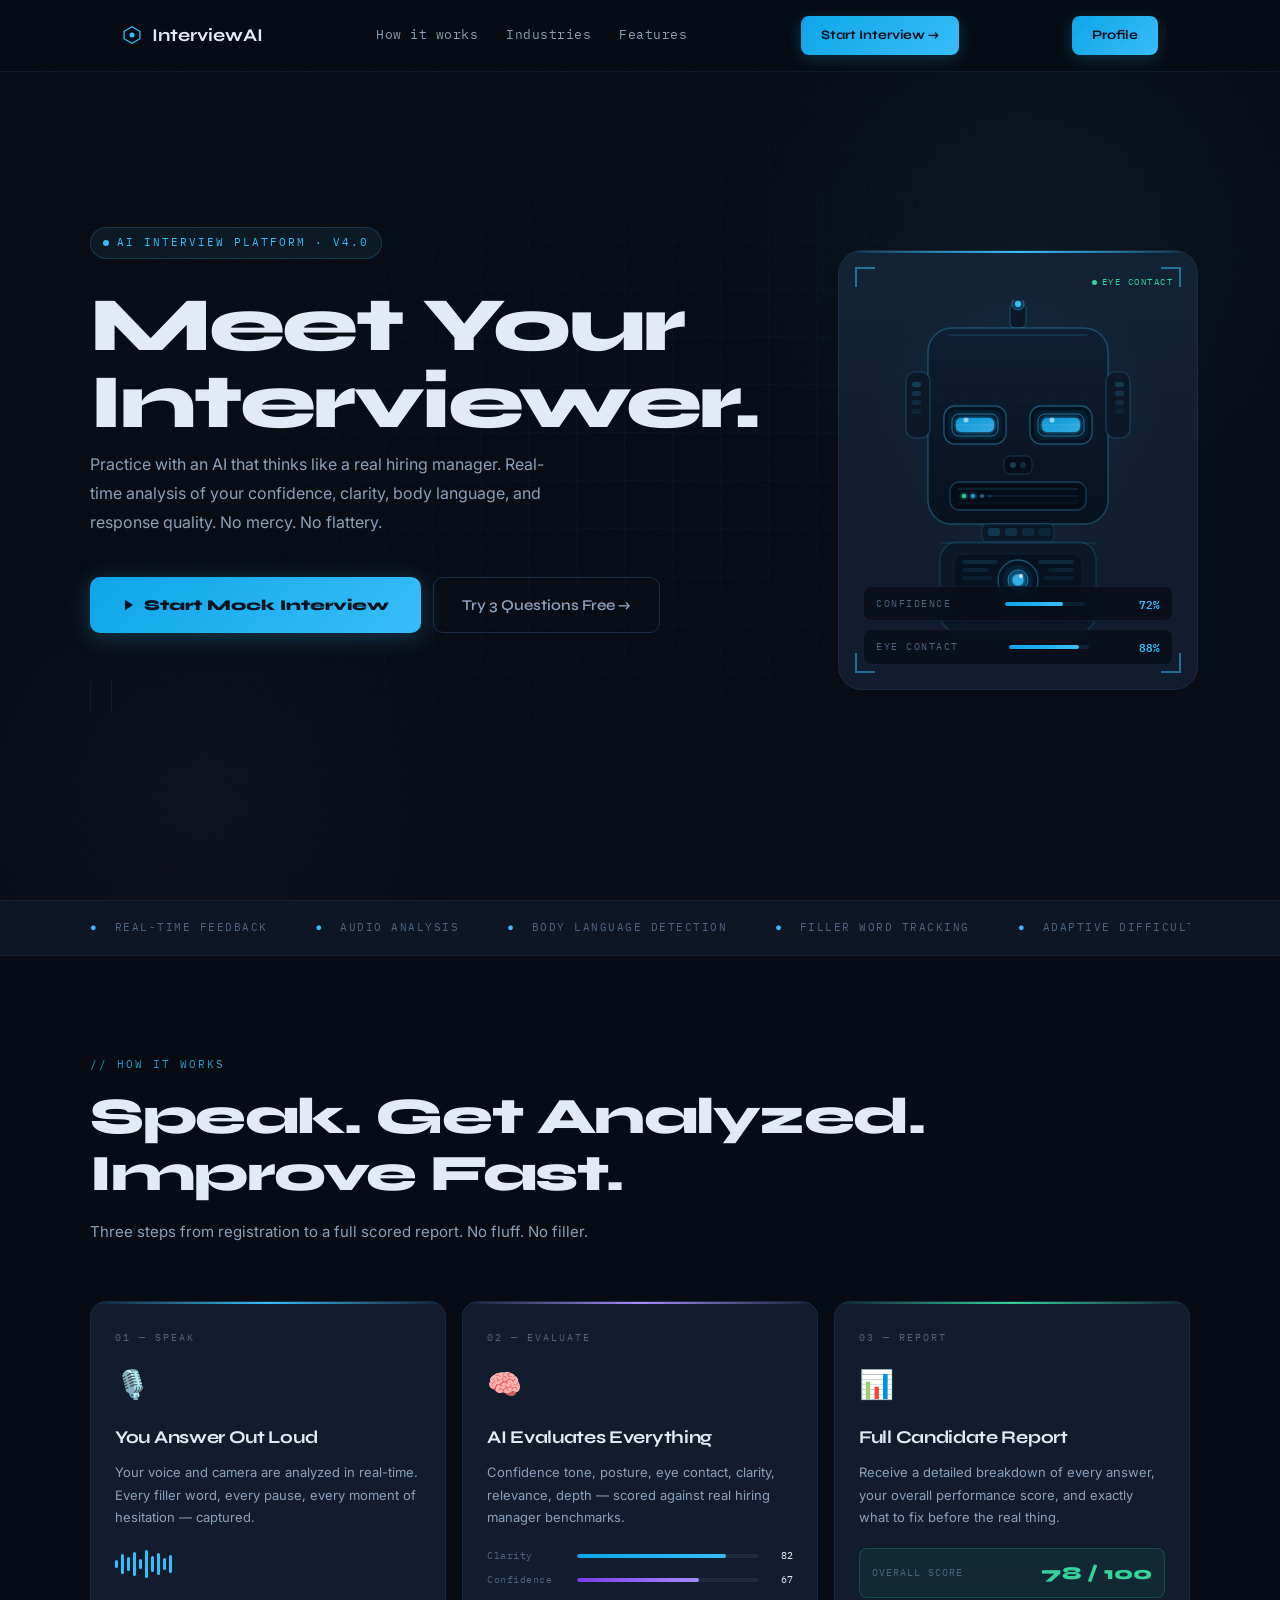
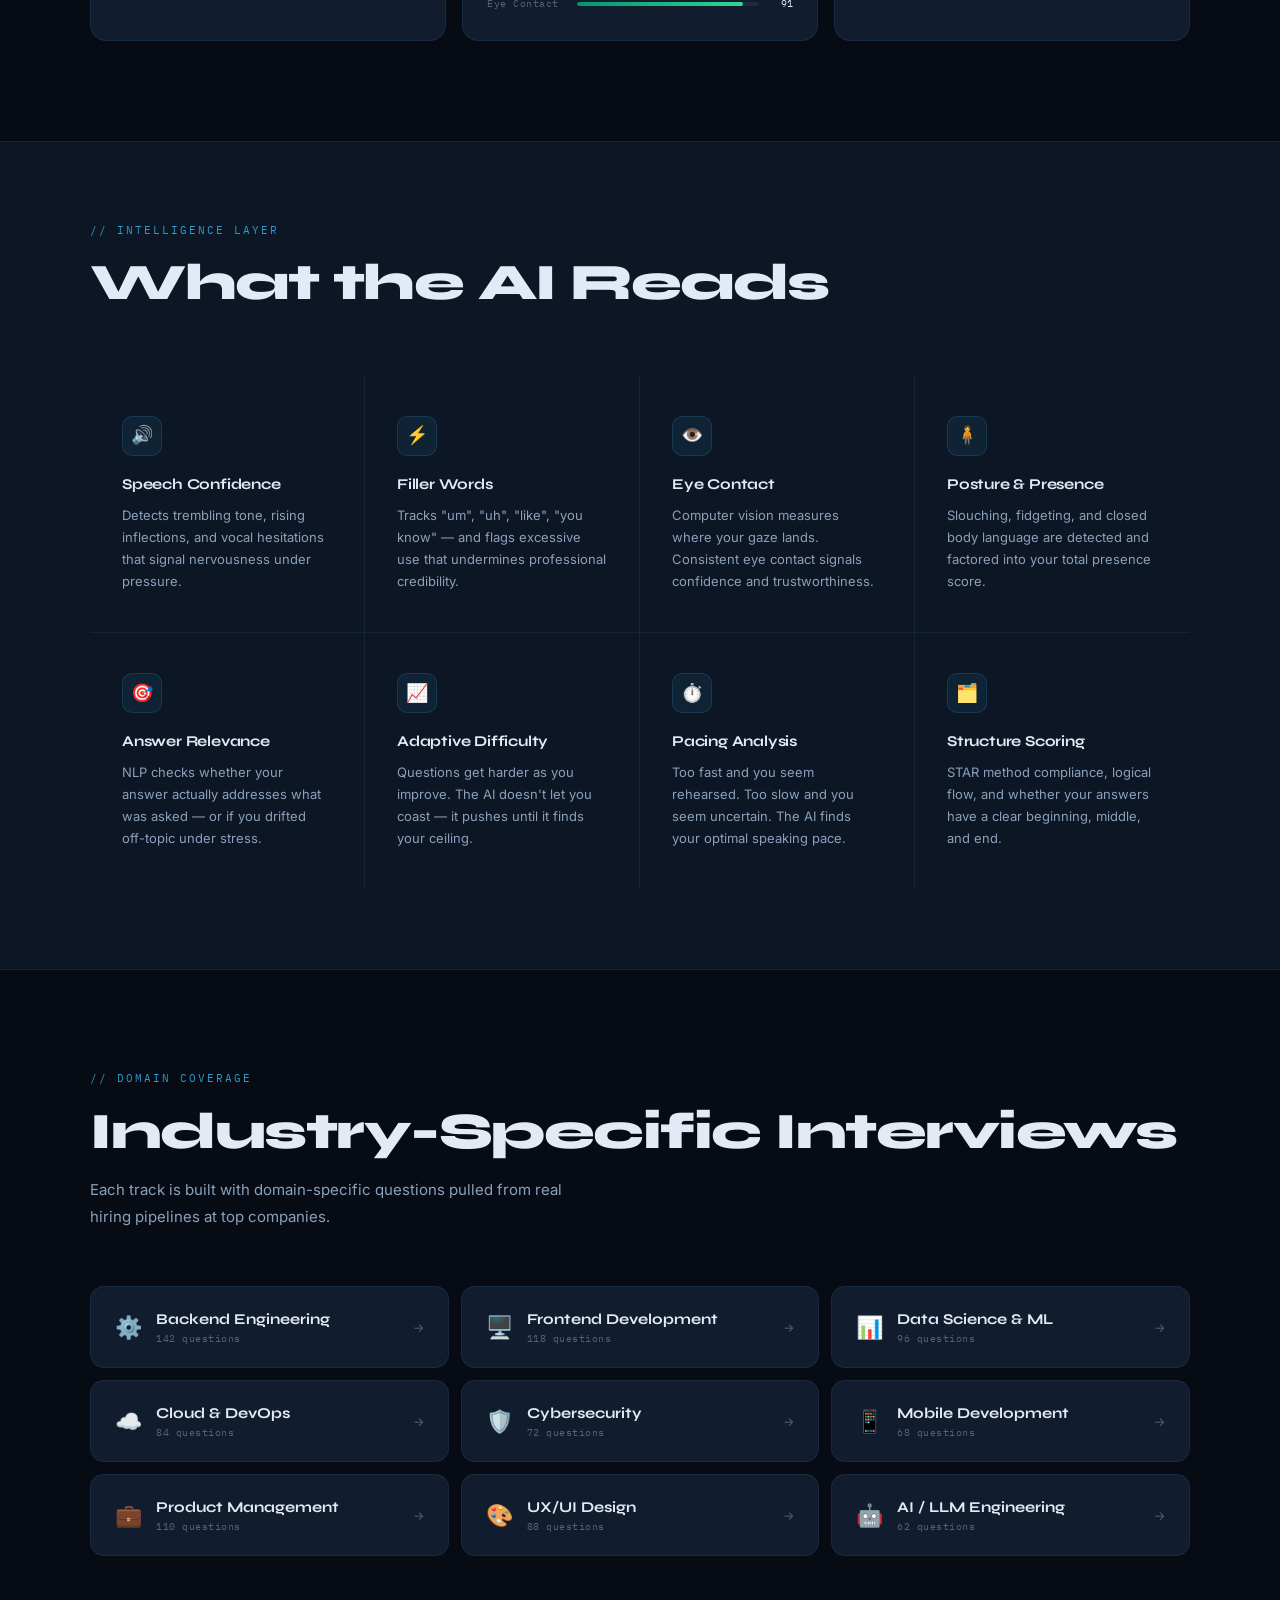
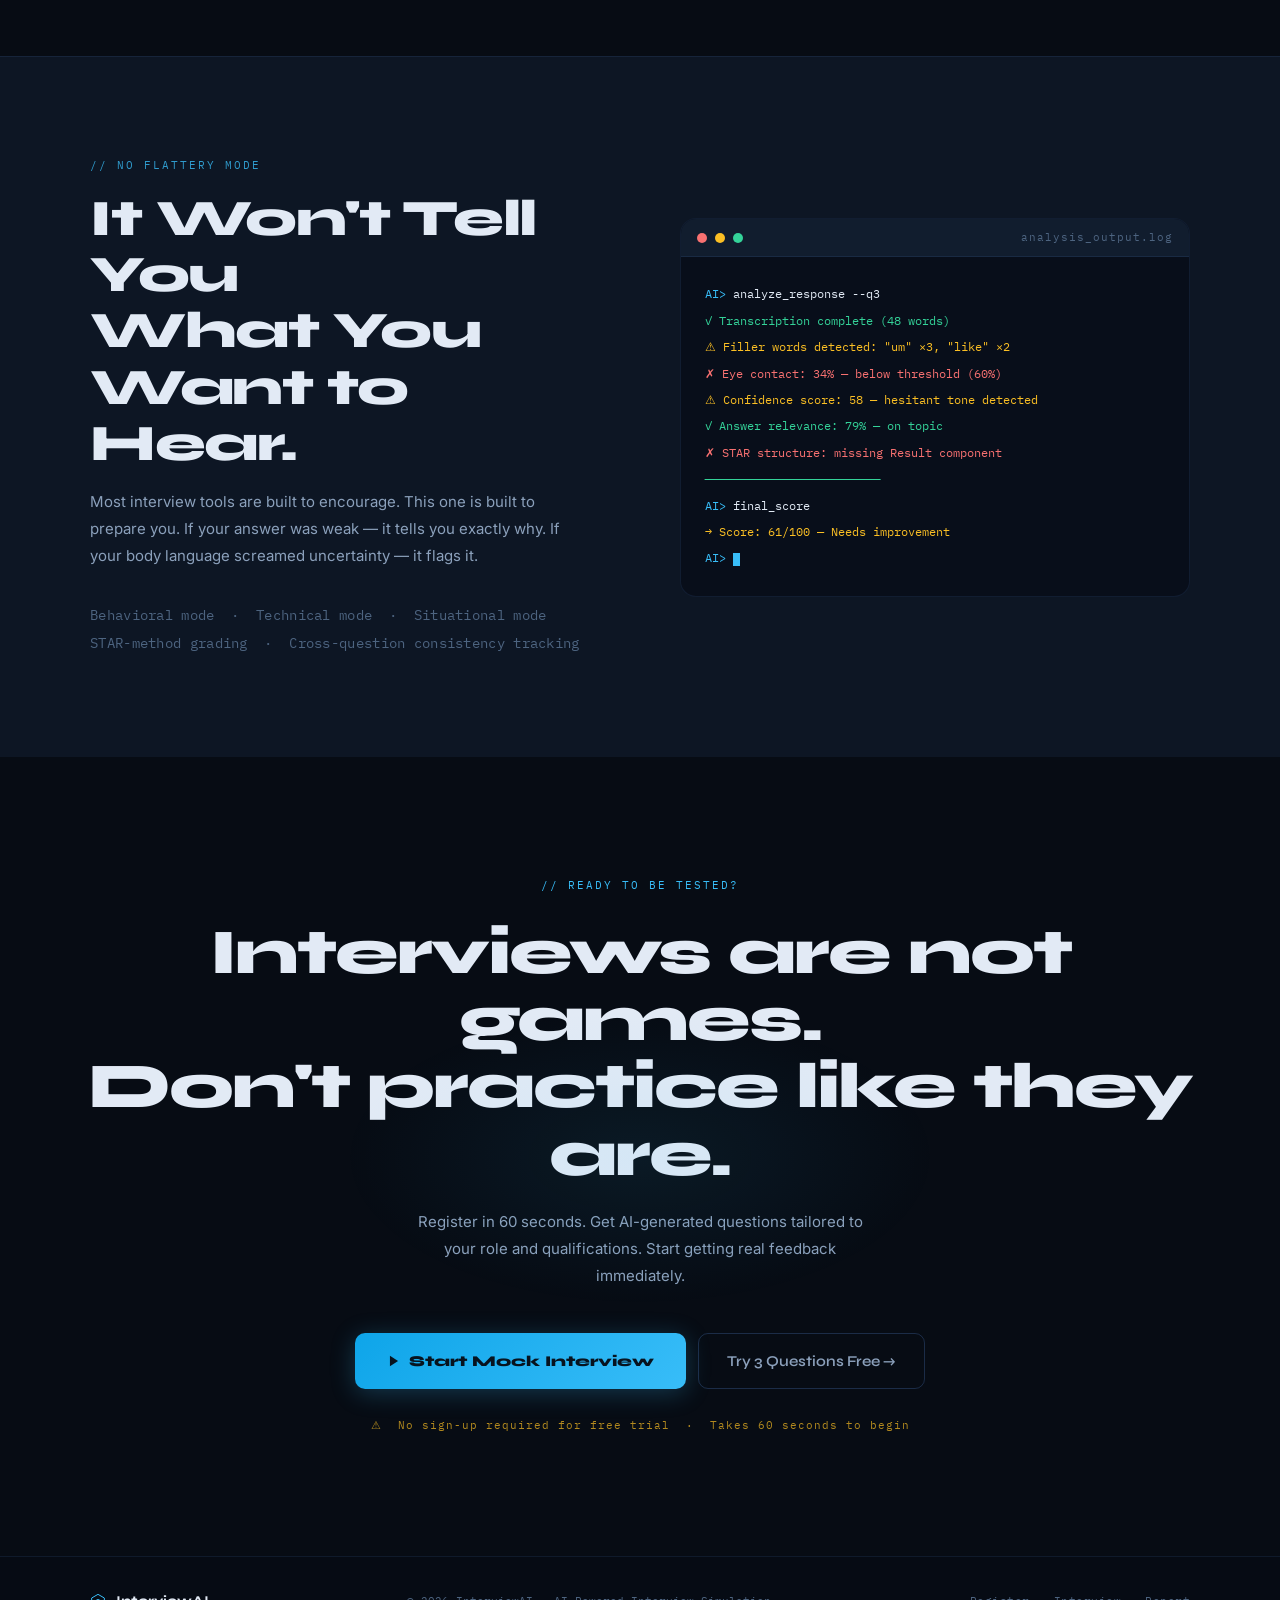
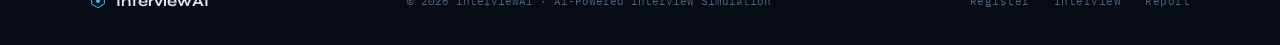
<file: frontend/index.html>
<!DOCTYPE html>
<html lang="en">
<head>
  <meta charset="UTF-8">
  <meta name="viewport" content="width=device-width, initial-scale=1.0">
  <title>InterviewAI — Meet Your Toughest Interviewer</title>
  <link rel="preconnect" href="https://fonts.googleapis.com">
  <link href="https://fonts.googleapis.com/css2?family=IBM+Plex+Mono:wght@400;600&family=Syne:wght@700;800;900&family=Inter:wght@400;500;600&display=swap" rel="stylesheet">
  <style>
    :root {
      --bg:       #070c14;
      --surface:  #0d1624;
      --card:     #111d2e;
      --border:   rgba(100,160,255,0.10);
      --border-b: rgba(100,160,255,0.22);
      --accent:   #38bdf8;
      --accent2:  #0ea5e9;
      --green:    #34d399;
      --yellow:   #fbbf24;
      --red:      #f87171;
      --purple:   #a78bfa;
      --text:     #e2eaf5;
      --sub:      #8ba0bb;
      --dim:      #4d6480;
      --mono:     'IBM Plex Mono', monospace;
      --display:  'Syne', sans-serif;
      --body:     'Inter', sans-serif;
    }

    *, *::before, *::after { box-sizing: border-box; margin: 0; padding: 0; }
    html { scroll-behavior: smooth; }

    body {
      font-family: var(--body);
      background: var(--bg);
      color: var(--text);
      overflow-x: hidden;
      line-height: 1.6;
    }

    /* ── Noise overlay ── */
    body::after {
      content: '';
      position: fixed; inset: 0;
      pointer-events: none; z-index: 0;
      opacity: 0.025;
      background-image: url("data:image/svg+xml,%3Csvg viewBox='0 0 256 256' xmlns='http://www.w3.org/2000/svg'%3E%3Cfilter id='n'%3E%3CfeTurbulence type='fractalNoise' baseFrequency='0.9' numOctaves='4' stitchTiles='stitch'/%3E%3C/filter%3E%3Crect width='100%25' height='100%25' filter='url(%23n)'/%3E%3C/svg%3E");
      background-size: 128px;
    }

    /* ── NAV ── */
    nav {
      position: fixed; top: 0; left: 0; right: 0; z-index: 100;
      background: rgba(7,12,20,0.85);
      backdrop-filter: blur(18px);
      border-bottom: 1px solid var(--border);
    }
    .nav-inner {
      max-width: 1100px; margin: 0 auto;
      padding: 16px 32px;
      display: flex; align-items: center; justify-content: space-between;
    }
    .logo {
      display: flex; align-items: center; gap: 10px;
      font-family: var(--display); font-size: 18px; font-weight: 700;
      color: var(--text); text-decoration: none;
    }
    .logo svg { color: var(--accent); }
    .nav-links { display: flex; align-items: center; gap: 28px; }
    .nav-links a {
      font-size: 13px; color: var(--sub); text-decoration: none;
      font-family: var(--mono); letter-spacing: 0.5px;
      transition: color 0.2s;
    }
    .nav-links a:hover { color: var(--text); }
    .nav-cta {
      padding: 9px 20px;
      background: linear-gradient(135deg, var(--accent2), var(--accent));
      color: #07131f; font-weight: 700;
      font-family: var(--display); font-size: 13px;
      border-radius: 8px; text-decoration: none;
      border: none; cursor: pointer;
      transition: all 0.2s;
      box-shadow: 0 4px 16px rgba(56,189,248,0.2);
    }
    .nav-cta:hover { transform: translateY(-2px); box-shadow: 0 8px 24px rgba(56,189,248,0.35); }

    /* ── HERO ── */
    .hero {
      position: relative; z-index: 1;
      min-height: 100vh;
      display: flex; align-items: center;
      padding: 120px 32px 80px;
      overflow: hidden;
    }

    /* grid overlay */
    .hero::before {
      content: '';
      position: absolute; inset: 0;
      background-image:
        linear-gradient(rgba(56,189,248,0.04) 1px, transparent 1px),
        linear-gradient(90deg, rgba(56,189,248,0.04) 1px, transparent 1px);
      background-size: 48px 48px;
      mask-image: radial-gradient(ellipse 80% 80% at 50% 50%, black 0%, transparent 70%);
    }

    /* radial accent glows */
    .glow-1 {
      position: absolute; top: -100px; right: -100px;
      width: 700px; height: 700px;
      background: radial-gradient(ellipse, rgba(56,189,248,0.06) 0%, transparent 65%);
      pointer-events: none;
    }
    .glow-2 {
      position: absolute; bottom: -200px; left: -100px;
      width: 600px; height: 600px;
      background: radial-gradient(ellipse, rgba(167,139,250,0.04) 0%, transparent 65%);
      pointer-events: none;
    }

    .hero-inner {
      max-width: 1100px; margin: 0 auto; width: 100%;
      display: grid; grid-template-columns: 1fr 1fr;
      gap: 80px; align-items: center;
    }

    .hero-left { position: relative; }

    .hero-tag {
      display: inline-flex; align-items: center; gap: 8px;
      font-family: var(--mono); font-size: 11px; letter-spacing: 2px;
      text-transform: uppercase; color: var(--accent);
      padding: 6px 12px;
      background: rgba(56,189,248,0.07);
      border: 1px solid rgba(56,189,248,0.2);
      border-radius: 100px;
      margin-bottom: 28px;
      animation: fadeUp 0.8s cubic-bezier(0.16,1,0.3,1) both;
    }
    .hero-tag::before {
      content: '';
      width: 6px; height: 6px; border-radius: 50%;
      background: var(--accent);
      animation: blink 2s step-start infinite;
    }
    @keyframes blink { 50% { opacity: 0; } }

    .hero h1 {
      font-family: var(--display);
      font-size: clamp(3rem, 6vw, 5.2rem);
      font-weight: 900;
      line-height: 1.0;
      letter-spacing: -2.5px;
      color: var(--text);
      margin-bottom: 10px;
      animation: fadeUp 0.8s cubic-bezier(0.16,1,0.3,1) 0.1s both;
    }

    .hero h1 .line-accent {
      color: var(--accent);
      position: relative; display: inline-block;
    }
    .hero h1 .line-accent::after {
      content: '';
      position: absolute; bottom: -4px; left: 0; right: 0; height: 2px;
      background: linear-gradient(90deg, var(--accent), transparent);
    }

    .hero h1 .line-dim { color: var(--dim); }

    .hero-sub {
      font-size: 16px; color: var(--sub); line-height: 1.8;
      max-width: 460px; margin-bottom: 40px;
      animation: fadeUp 0.8s cubic-bezier(0.16,1,0.3,1) 0.2s both;
    }

    .hero-actions {
      display: flex; gap: 12px; flex-wrap: wrap;
      animation: fadeUp 0.8s cubic-bezier(0.16,1,0.3,1) 0.3s both;
    }

    .btn-hero-primary {
      padding: 15px 32px;
      background: linear-gradient(135deg, var(--accent2), var(--accent));
      color: #07131f; font-weight: 800;
      font-family: var(--display); font-size: 15px;
      border-radius: 10px; text-decoration: none; border: none; cursor: pointer;
      box-shadow: 0 4px 24px rgba(56,189,248,0.25);
      transition: all 0.2s; display: inline-flex; align-items: center; gap: 8px;
    }
    .btn-hero-primary:hover { transform: translateY(-3px); box-shadow: 0 12px 32px rgba(56,189,248,0.35); }

    .btn-hero-secondary {
      padding: 15px 28px;
      background: transparent;
      color: var(--sub); font-weight: 600;
      font-family: var(--display); font-size: 15px;
      border-radius: 10px; text-decoration: none;
      border: 1px solid var(--border-b); cursor: pointer;
      transition: all 0.2s; display: inline-flex; align-items: center; gap: 8px;
    }
    .btn-hero-secondary:hover { border-color: rgba(100,160,255,0.45); color: var(--text); transform: translateY(-2px); }

    /* ── HERO FACE / VISUAL ── */
    .hero-right {
      position: relative; display: flex; justify-content: center;
      animation: fadeIn 1.2s cubic-bezier(0.16,1,0.3,1) 0.4s both;
    }

    .face-container {
      position: relative; width: 360px; height: 440px;
    }

    .face-card {
      position: absolute; inset: 0;
      background: var(--card);
      border: 1px solid var(--border);
      border-radius: 24px;
      overflow: hidden;
    }
    .face-card::before {
      content: '';
      position: absolute; top: 0; left: 0; right: 0; height: 2px;
      background: linear-gradient(90deg, transparent, var(--accent), transparent);
    }

    /* Neural grid background */
    .face-bg {
      position: absolute; inset: 0;
      background:
        radial-gradient(ellipse 60% 50% at 50% 40%, rgba(56,189,248,0.07) 0%, transparent 70%),
        linear-gradient(180deg, rgba(56,189,248,0.04) 0%, transparent 50%);
    }

    /* Scan line animation */
    .scanline {
      position: absolute; left: 0; right: 0; height: 1px;
      background: linear-gradient(90deg, transparent, rgba(56,189,248,0.4), transparent);
      animation: scan 4s linear infinite;
      pointer-events: none; z-index: 10;
    }
    @keyframes scan {
      0%   { top: 0%; opacity: 0; }
      10%  { opacity: 1; }
      90%  { opacity: 1; }
      100% { top: 100%; opacity: 0; }
    }

    /* Face SVG artwork */
    .face-art {
      position: absolute; inset: 0;
      display: flex; align-items: center; justify-content: center;
    }

    /* Corner HUD markers */
    .hud-corner {
      position: absolute; width: 20px; height: 20px;
      border-color: rgba(56,189,248,0.5); border-style: solid;
    }
    .hud-tl { top: 16px; left: 16px; border-width: 2px 0 0 2px; }
    .hud-tr { top: 16px; right: 16px; border-width: 2px 2px 0 0; }
    .hud-bl { bottom: 16px; left: 16px; border-width: 0 0 2px 2px; }
    .hud-br { bottom: 16px; right: 16px; border-width: 0 2px 2px 0; }

    /* Data overlay chips on face card */
    .face-data {
      position: absolute; bottom: 24px; left: 24px; right: 24px;
      display: flex; flex-direction: column; gap: 8px;
    }
    .face-data-row {
      display: flex; align-items: center; justify-content: space-between;
      background: rgba(7,12,20,0.7);
      backdrop-filter: blur(8px);
      border: 1px solid var(--border);
      border-radius: 8px;
      padding: 8px 12px;
    }
    .face-data-label {
      font-family: var(--mono); font-size: 10px; letter-spacing: 1.5px;
      text-transform: uppercase; color: var(--dim);
    }
    .face-data-val {
      font-family: var(--mono); font-size: 11px; font-weight: 600;
      color: var(--accent);
    }
    .face-data-bar {
      height: 4px; background: rgba(56,189,248,0.1); border-radius: 2px; overflow: hidden;
      width: 80px;
    }
    .face-data-fill {
      height: 100%; border-radius: 2px;
      background: linear-gradient(90deg, var(--accent2), var(--accent));
      animation: fillGrow 2s ease forwards;
    }
    @keyframes fillGrow {
      from { width: 0%; }
    }

    /* Eye tracking dots */
    .eye-track {
      position: absolute; top: 24px; right: 24px;
      display: flex; flex-direction: column; gap: 4px; align-items: flex-end;
    }
    .eye-label {
      font-family: var(--mono); font-size: 9px; letter-spacing: 1.5px;
      color: var(--green); text-transform: uppercase;
      display: flex; align-items: center; gap: 5px;
    }
    .eye-dot { width: 5px; height: 5px; border-radius: 50%; background: var(--green); animation: blink 1.5s step-start infinite; }

    @keyframes fadeUp {
      from { opacity: 0; transform: translateY(24px); }
      to   { opacity: 1; transform: translateY(0); }
    }
    @keyframes fadeIn {
      from { opacity: 0; transform: scale(0.96); }
      to   { opacity: 1; transform: scale(1); }
    }

    /* Social proof row */
    .hero-proof {
      margin-top: 48px;
      display: flex; align-items: center; gap: 20px; flex-wrap: wrap;
      animation: fadeUp 0.8s cubic-bezier(0.16,1,0.3,1) 0.4s both;
    }
    .proof-item {
      display: flex; flex-direction: column; gap: 2px;
    }
    .proof-num {
      font-family: var(--display); font-size: 22px; font-weight: 800;
      color: var(--text); line-height: 1;
    }
    .proof-label { font-size: 11px; color: var(--dim); font-family: var(--mono); letter-spacing: 0.5px; }
    .proof-divider { width: 1px; height: 32px; background: var(--border); }

    /* ── FEATURES STRIP ── */
    .strip {
      position: relative; z-index: 1;
      background: var(--surface);
      border-top: 1px solid var(--border);
      border-bottom: 1px solid var(--border);
      padding: 18px 32px;
      overflow: hidden;
    }
    .strip-inner {
      max-width: 1100px; margin: 0 auto;
      display: flex; gap: 48px; align-items: center;
      white-space: nowrap; overflow: hidden;
    }
    .strip-item {
      display: flex; align-items: center; gap: 8px;
      font-family: var(--mono); font-size: 11px; letter-spacing: 1.5px;
      text-transform: uppercase; color: var(--dim); flex-shrink: 0;
    }
    .strip-item span { color: var(--accent); }

    /* ── DEMO SECTION ── */
    .section {
      position: relative; z-index: 1;
      padding: 100px 32px;
    }
    .section-inner { max-width: 1100px; margin: 0 auto; }

    .section-tag {
      font-family: var(--mono); font-size: 11px; letter-spacing: 2px;
      text-transform: uppercase; color: var(--accent);
      margin-bottom: 16px; opacity: 0.8;
    }
    .section-title {
      font-family: var(--display); font-size: clamp(2rem, 4vw, 3.2rem);
      font-weight: 800; letter-spacing: -1.5px; color: var(--text);
      margin-bottom: 16px; line-height: 1.1;
    }
    .section-sub {
      font-size: 15px; color: var(--sub); max-width: 500px; line-height: 1.8;
      margin-bottom: 56px;
    }

    /* Demo flow */
    .demo-flow {
      display: grid; grid-template-columns: repeat(3, 1fr); gap: 16px;
    }

    .demo-step {
      background: var(--card);
      border: 1px solid var(--border);
      border-radius: 16px; padding: 28px 24px;
      position: relative; overflow: hidden;
      transition: border-color 0.3s, transform 0.3s;
    }
    .demo-step:hover { border-color: var(--border-b); transform: translateY(-4px); }

    .demo-step::before {
      content: '';
      position: absolute; top: 0; left: 0; right: 0; height: 2px;
    }
    .demo-step:nth-child(1)::before { background: linear-gradient(90deg, transparent, var(--accent), transparent); }
    .demo-step:nth-child(2)::before { background: linear-gradient(90deg, transparent, var(--purple), transparent); }
    .demo-step:nth-child(3)::before { background: linear-gradient(90deg, transparent, var(--green), transparent); }

    .step-num {
      font-family: var(--mono); font-size: 10px; letter-spacing: 2px;
      color: var(--dim); margin-bottom: 16px; text-transform: uppercase;
    }
    .step-icon {
      font-size: 28px; margin-bottom: 16px; display: block;
    }
    .step-title {
      font-family: var(--display); font-size: 18px; font-weight: 700;
      color: var(--text); margin-bottom: 10px; letter-spacing: -0.3px;
    }
    .step-desc { font-size: 13px; color: var(--sub); line-height: 1.7; }

    /* Waveform animation */
    .wave-demo {
      margin-top: 20px; display: flex; align-items: center; gap: 3px; height: 32px;
    }
    .wave-bar {
      width: 3px; border-radius: 2px;
      background: var(--accent);
      animation: waveDance 1.2s ease-in-out infinite;
    }
    .wave-bar:nth-child(1)  { animation-delay: 0.0s; height: 8px; }
    .wave-bar:nth-child(2)  { animation-delay: 0.1s; height: 20px; }
    .wave-bar:nth-child(3)  { animation-delay: 0.2s; height: 14px; }
    .wave-bar:nth-child(4)  { animation-delay: 0.3s; height: 24px; }
    .wave-bar:nth-child(5)  { animation-delay: 0.4s; height: 10px; }
    .wave-bar:nth-child(6)  { animation-delay: 0.5s; height: 28px; }
    .wave-bar:nth-child(7)  { animation-delay: 0.6s; height: 16px; }
    .wave-bar:nth-child(8)  { animation-delay: 0.7s; height: 22px; }
    .wave-bar:nth-child(9)  { animation-delay: 0.8s; height: 12px; }
    .wave-bar:nth-child(10) { animation-delay: 0.9s; height: 18px; }
    @keyframes waveDance {
      0%, 100% { transform: scaleY(0.4); opacity: 0.5; }
      50%       { transform: scaleY(1);   opacity: 1; }
    }

    /* Score mini */
    .score-mini {
      margin-top: 20px; display: flex; flex-direction: column; gap: 8px;
    }
    .score-row { display: flex; align-items: center; gap: 10px; }
    .score-row-label { font-family: var(--mono); font-size: 10px; color: var(--dim); width: 80px; letter-spacing: 0.5px; }
    .score-track { flex: 1; height: 4px; background: rgba(255,255,255,0.06); border-radius: 2px; overflow: hidden; }
    .score-fill { height: 100%; border-radius: 2px; animation: fillGrow 1.5s ease forwards; }
    .score-val { font-family: var(--mono); font-size: 10px; color: var(--text); width: 24px; text-align: right; }

    /* ── FEATURES GRID ── */
    .features {
      background: var(--surface);
      border-top: 1px solid var(--border);
      border-bottom: 1px solid var(--border);
    }
    .features-grid {
      display: grid; grid-template-columns: repeat(4, 1fr); gap: 0;
    }
    .feature-cell {
      padding: 40px 32px;
      border-right: 1px solid var(--border);
      border-bottom: 1px solid var(--border);
      transition: background 0.2s;
    }
    .feature-cell:hover { background: rgba(56,189,248,0.03); }
    .feature-cell:nth-child(4n) { border-right: none; }
    .feature-cell:nth-child(n+5) { border-bottom: none; }
    .feature-icon-wrap {
      width: 40px; height: 40px; border-radius: 10px;
      background: rgba(56,189,248,0.08);
      border: 1px solid rgba(56,189,248,0.15);
      display: flex; align-items: center; justify-content: center;
      font-size: 18px; margin-bottom: 16px;
    }
    .feature-title {
      font-family: var(--display); font-size: 15px; font-weight: 700;
      color: var(--text); margin-bottom: 8px; letter-spacing: -0.2px;
    }
    .feature-desc { font-size: 13px; color: var(--sub); line-height: 1.7; }

    /* ── INDUSTRIES ── */
    .industries { padding: 100px 32px; }
    .industry-grid {
      display: grid; grid-template-columns: repeat(3, 1fr); gap: 12px;
      margin-top: 48px;
    }
    .industry-card {
      background: var(--card); border: 1px solid var(--border);
      border-radius: 14px; padding: 20px 24px;
      display: flex; align-items: center; gap: 14px;
      cursor: pointer; transition: all 0.2s;
    }
    .industry-card:hover { border-color: var(--border-b); transform: translateY(-2px); }
    .ind-icon { font-size: 22px; }
    .ind-name { font-family: var(--display); font-size: 15px; font-weight: 700; color: var(--text); }
    .ind-count { font-family: var(--mono); font-size: 10px; color: var(--dim); letter-spacing: 0.5px; }
    .ind-arrow { margin-left: auto; color: var(--dim); font-size: 12px; transition: transform 0.2s; }
    .industry-card:hover .ind-arrow { transform: translateX(4px); color: var(--accent); }

    /* ── SEVERITY SECTION ── */
    .severity {
      padding: 100px 32px;
      background: var(--surface);
      border-top: 1px solid var(--border);
    }
    .severity-inner {
      max-width: 1100px; margin: 0 auto;
      display: grid; grid-template-columns: 1fr 1fr; gap: 80px; align-items: center;
    }
    .sev-terminal {
      background: #080e1a; border: 1px solid var(--border);
      border-radius: 16px; overflow: hidden;
      font-family: var(--mono);
    }
    .terminal-bar {
      background: var(--card); padding: 10px 16px;
      display: flex; align-items: center; gap: 8px;
      border-bottom: 1px solid var(--border);
    }
    .t-dot { width: 10px; height: 10px; border-radius: 50%; }
    .t-dot-r { background: #f87171; }
    .t-dot-y { background: #fbbf24; }
    .t-dot-g { background: #34d399; }
    .terminal-title { font-size: 11px; color: var(--dim); margin-left: auto; letter-spacing: 1px; }
    .terminal-body { padding: 24px; }
    .t-line { font-size: 12px; color: var(--dim); line-height: 2.2; }
    .t-prompt { color: var(--accent); }
    .t-cmd { color: var(--text); }
    .t-output { color: var(--green); }
    .t-warn { color: var(--yellow); }
    .t-err { color: var(--red); }
    .t-cursor { display: inline-block; width: 7px; height: 13px; background: var(--accent); animation: blink 1s step-start infinite; vertical-align: middle; }

    /* ── CTA SECTION ── */
    .cta-section {
      padding: 120px 32px;
      text-align: center; position: relative; z-index: 1;
    }
    .cta-glow {
      position: absolute; top: 50%; left: 50%; transform: translate(-50%,-50%);
      width: 600px; height: 300px;
      background: radial-gradient(ellipse, rgba(56,189,248,0.08) 0%, transparent 70%);
      pointer-events: none;
    }
    .cta-tag {
      font-family: var(--mono); font-size: 11px; letter-spacing: 2px;
      text-transform: uppercase; color: var(--accent); margin-bottom: 24px;
      display: block;
    }
    .cta-title {
      font-family: var(--display); font-size: clamp(2.4rem, 5vw, 4rem);
      font-weight: 900; letter-spacing: -2px; color: var(--text);
      margin-bottom: 20px; line-height: 1.05;
    }
    .cta-sub { font-size: 15px; color: var(--sub); max-width: 480px; margin: 0 auto 44px; line-height: 1.8; }
    .cta-actions { display: flex; gap: 12px; justify-content: center; flex-wrap: wrap; }

    /* Warning badge */
    .warning-badge {
      display: inline-flex; align-items: center; gap: 8px;
      margin-top: 28px;
      font-family: var(--mono); font-size: 11px; letter-spacing: 1px;
      color: var(--yellow); opacity: 0.7;
    }

    /* ── FOOTER ── */
    footer {
      position: relative; z-index: 1;
      border-top: 1px solid var(--border);
      padding: 32px 32px;
      background: rgba(7,12,20,0.9);
    }
    .footer-inner {
      max-width: 1100px; margin: 0 auto;
      display: flex; align-items: center; justify-content: space-between; flex-wrap: wrap; gap: 16px;
    }
    .footer-copy { font-family: var(--mono); font-size: 11px; color: var(--dim); }
    .footer-links { display: flex; gap: 24px; }
    .footer-links a { font-family: var(--mono); font-size: 11px; color: var(--dim); text-decoration: none; letter-spacing: 0.5px; transition: color 0.2s; }
    .footer-links a:hover { color: var(--sub); }

    /* ── MOBILE ── */
    @media (max-width: 768px) {
      .hero-inner { grid-template-columns: 1fr; gap: 48px; }
      .hero-right { display: none; }
      .demo-flow { grid-template-columns: 1fr; }
      .features-grid { grid-template-columns: 1fr 1fr; }
      .feature-cell:nth-child(2n) { border-right: none; }
      .industries-grid, .industry-grid { grid-template-columns: 1fr 1fr; }
      .severity-inner { grid-template-columns: 1fr; }
      .nav-links { display: none; }
    }

    ::-webkit-scrollbar { width: 5px; }
    ::-webkit-scrollbar-track { background: var(--bg); }
    ::-webkit-scrollbar-thumb { background: rgba(100,160,255,0.15); border-radius: 3px; }
    ::selection { background: rgba(56,189,248,0.2); color: var(--text); }
  </style>
</head>
<body>

<!-- NAV -->
<nav>
  <div class="nav-inner">
    <a href="#" class="logo">
      <svg width="20" height="20" viewBox="0 0 24 24" fill="none">
        <path d="M12 2L21.5 7.5V16.5L12 22L2.5 16.5V7.5L12 2Z" stroke="currentColor" stroke-width="1.5"/>
        <circle cx="12" cy="12" r="3" fill="currentColor"/>
      </svg>
      InterviewAI
    </a>
    <div class="nav-links">
      <a href="#how-it-works">How it works</a>
      <a href="#industries">Industries</a>
      <a href="#features">Features</a>
    </div>
    <a href="register.html" class="nav-cta">Start Interview →</a>
    <a href="profile.html" class="nav-cta">Profile</a>
  </div>
</nav>

<!-- HERO -->
<section class="hero">
  <div class="glow-1"></div>
  <div class="glow-2"></div>
  <div class="hero-inner">
    <div class="hero-left">
      <div class="hero-tag">AI Interview Platform · v4.0</div>
      <h1>
        Meet Your<br>
        Interviewer.
      </h1>
      <p class="hero-sub">
        Practice with an AI that thinks like a real hiring manager. Real-time analysis of your confidence, clarity, body language, and response quality. No mercy. No flattery.
      </p>
      <div class="hero-actions">
        <a href="register.html" class="btn-hero-primary">
          <svg width="14" height="14" viewBox="0 0 24 24" fill="none"><polygon points="5,3 19,12 5,21" fill="currentColor"/></svg>
          Start Mock Interview
        </a>
        <a href="register.html" class="btn-hero-secondary">
          Try 3 Questions Free →
        </a>
      </div>
      <div class="hero-proof">
        
        <div class="proof-divider"></div>
        
        <div class="proof-divider"></div>
        
      </div>
    </div>

    <!-- Hero Visual -->
    <div class="hero-right">
      <div class="face-container">
        <div class="face-card">
          <div class="face-bg"></div>
          <div class="scanline"></div>

          <div class="hud-corner hud-tl"></div>
          <div class="hud-corner hud-tr"></div>
          <div class="hud-corner hud-bl"></div>
          <div class="hud-corner hud-br"></div>

          <div class="eye-track">
            <div class="eye-label"><div class="eye-dot"></div>EYE CONTACT</div>
          </div>

          <!-- Simple Robot Face -->
          <div class="face-art">
            <svg width="260" height="340" viewBox="0 0 260 340" fill="none" xmlns="http://www.w3.org/2000/svg">
              <defs>
                <filter id="glow" x="-50%" y="-50%" width="200%" height="200%">
                  <feGaussianBlur stdDeviation="4" result="blur"/>
                  <feMerge><feMergeNode in="blur"/><feMergeNode in="SourceGraphic"/></feMerge>
                </filter>
                <filter id="smglow" x="-40%" y="-40%" width="180%" height="180%">
                  <feGaussianBlur stdDeviation="2" result="blur"/>
                  <feMerge><feMergeNode in="blur"/><feMergeNode in="SourceGraphic"/></feMerge>
                </filter>
                <linearGradient id="hgrad" x1="0" y1="0" x2="0" y2="1">
                  <stop offset="0%" stop-color="#0f1e32"/>
                  <stop offset="100%" stop-color="#07111e"/>
                </linearGradient>
                <linearGradient id="egrad" x1="0" y1="0" x2="1" y2="1">
                  <stop offset="0%" stop-color="#0ea5e9"/>
                  <stop offset="100%" stop-color="#38bdf8"/>
                </linearGradient>
              </defs>

              <!-- ANTENNA -->
              <rect x="122" y="4" width="16" height="24" rx="5" fill="#0c1828" stroke="rgba(56,189,248,0.3)" stroke-width="1"/>
              <circle cx="130" cy="4" r="6" fill="#0c1828" stroke="rgba(56,189,248,0.5)" stroke-width="1"/>
              <circle cx="130" cy="4" r="3" fill="#38bdf8" filter="url(#smglow)"/>

              <!-- HEAD -->
              <rect x="40" y="28" width="180" height="196" rx="24" fill="url(#hgrad)" stroke="rgba(56,189,248,0.28)" stroke-width="1.5"/>
              <!-- Top bar accent -->
              <rect x="60" y="34" width="140" height="2" rx="1" fill="rgba(56,189,248,0.12)"/>
              <!-- Mid panel seam -->
              <line x1="50" y1="100" x2="210" y2="100" stroke="rgba(56,189,248,0.08)" stroke-width="1" stroke-dasharray="6 5"/>

              <!-- EAR left -->
              <rect x="18" y="72" width="24" height="66" rx="9" fill="#0c1828" stroke="rgba(56,189,248,0.22)" stroke-width="1.2"/>
              <rect x="24" y="82"  width="9" height="5" rx="2" fill="rgba(56,189,248,0.22)"/>
              <rect x="24" y="91"  width="9" height="5" rx="2" fill="rgba(56,189,248,0.16)"/>
              <rect x="24" y="100" width="9" height="5" rx="2" fill="rgba(56,189,248,0.11)"/>
              <rect x="24" y="109" width="9" height="5" rx="2" fill="rgba(56,189,248,0.07)"/>

              <!-- EAR right -->
              <rect x="218" y="72" width="24" height="66" rx="9" fill="#0c1828" stroke="rgba(56,189,248,0.22)" stroke-width="1.2"/>
              <rect x="227" y="82"  width="9" height="5" rx="2" fill="rgba(56,189,248,0.22)"/>
              <rect x="227" y="91"  width="9" height="5" rx="2" fill="rgba(56,189,248,0.16)"/>
              <rect x="227" y="100" width="9" height="5" rx="2" fill="rgba(56,189,248,0.11)"/>
              <rect x="227" y="109" width="9" height="5" rx="2" fill="rgba(56,189,248,0.07)"/>

              <!-- EYE LEFT socket -->
              <rect x="56" y="106" width="62" height="38" rx="11" fill="#050d18" stroke="rgba(56,189,248,0.38)" stroke-width="1.3"/>
              <!-- Eye glow bg -->
              <rect x="60" y="110" width="54" height="30" rx="8" fill="rgba(14,165,233,0.07)" filter="url(#glow)"/>
              <!-- Eye lens -->
              <rect x="64" y="114" width="46" height="22" rx="7" fill="#071626"/>
              <rect x="64" y="114" width="46" height="22" rx="7" fill="none" stroke="rgba(56,189,248,0.55)" stroke-width="1"/>
              <!-- Eye fill glow -->
              <rect x="68" y="118" width="38" height="14" rx="5" fill="url(#egrad)" opacity="0.9" filter="url(#smglow)"/>
              <!-- Scanline -->
              <line x1="66" y1="125" x2="108" y2="125" stroke="rgba(255,255,255,0.12)" stroke-width="1"/>
              <!-- Highlight -->
              <circle cx="78" cy="120" r="2.5" fill="rgba(255,255,255,0.55)"/>

              <!-- EYE RIGHT socket -->
              <rect x="142" y="106" width="62" height="38" rx="11" fill="#050d18" stroke="rgba(56,189,248,0.38)" stroke-width="1.3"/>
              <rect x="146" y="110" width="54" height="30" rx="8" fill="rgba(14,165,233,0.07)" filter="url(#glow)"/>
              <rect x="150" y="114" width="46" height="22" rx="7" fill="#071626"/>
              <rect x="150" y="114" width="46" height="22" rx="7" fill="none" stroke="rgba(56,189,248,0.55)" stroke-width="1"/>
              <rect x="154" y="118" width="38" height="14" rx="5" fill="url(#egrad)" opacity="0.9" filter="url(#smglow)"/>
              <line x1="152" y1="125" x2="194" y2="125" stroke="rgba(255,255,255,0.12)" stroke-width="1"/>
              <circle cx="164" cy="120" r="2.5" fill="rgba(255,255,255,0.55)"/>

              <!-- NOSE sensor -->
              <rect x="116" y="156" width="28" height="18" rx="6" fill="#050d18" stroke="rgba(56,189,248,0.22)" stroke-width="1"/>
              <circle cx="125" cy="165" r="3" fill="rgba(56,189,248,0.28)"/>
              <circle cx="135" cy="165" r="3" fill="rgba(56,189,248,0.18)"/>

              <!-- MOUTH grille -->
              <rect x="62" y="182" width="136" height="28" rx="9" fill="#050d18" stroke="rgba(56,189,248,0.28)" stroke-width="1.3"/>
              <line x1="70" y1="189" x2="190" y2="189" stroke="rgba(56,189,248,0.22)" stroke-width="1.2"/>
              <line x1="70" y1="196" x2="190" y2="196" stroke="rgba(56,189,248,0.16)" stroke-width="1"/>
              <line x1="70" y1="203" x2="190" y2="203" stroke="rgba(56,189,248,0.1)" stroke-width="0.8"/>
              <!-- LEDs -->
              <circle cx="76"  cy="196" r="2.2" fill="#34d399" opacity="0.95" filter="url(#smglow)"/>
              <circle cx="85"  cy="196" r="2.2" fill="#38bdf8" opacity="0.75" filter="url(#smglow)"/>
              <circle cx="94"  cy="196" r="2"   fill="rgba(56,189,248,0.45)"/>
              <circle cx="102" cy="196" r="1.5" fill="rgba(56,189,248,0.2)"/>

              <!-- NECK -->
              <rect x="94" y="224" width="72" height="18" rx="5" fill="#0a1828" stroke="rgba(56,189,248,0.18)" stroke-width="1"/>
              <rect x="100" y="228" width="12" height="8" rx="2.5" fill="rgba(56,189,248,0.18)"/>
              <rect x="117" y="228" width="12" height="8" rx="2.5" fill="rgba(56,189,248,0.14)"/>
              <rect x="134" y="228" width="12" height="8" rx="2.5" fill="rgba(56,189,248,0.11)"/>
              <rect x="151" y="228" width="12" height="8" rx="2.5" fill="rgba(56,189,248,0.08)"/>

              <!-- BODY / CHEST -->
              <rect x="52" y="242" width="156" height="90" rx="18" fill="#0a1828" stroke="rgba(56,189,248,0.2)" stroke-width="1.2"/>
              <rect x="52" y="242" width="156" height="2" rx="1" fill="rgba(56,189,248,0.1)"/>
              <!-- Inner chest panel -->
              <rect x="66" y="254" width="128" height="64" rx="10" fill="#071220" stroke="rgba(56,189,248,0.1)" stroke-width="0.8"/>

              <!-- Center power orb -->
              <circle cx="130" cy="280" r="20" fill="#060f1e" stroke="rgba(56,189,248,0.38)" stroke-width="1.3"/>
              <circle cx="130" cy="280" r="15" fill="rgba(14,165,233,0.08)" filter="url(#glow)"/>
              <circle cx="130" cy="280" r="10" fill="rgba(14,165,233,0.18)" stroke="rgba(56,189,248,0.55)" stroke-width="1"/>
              <circle cx="130" cy="280" r="5.5" fill="#38bdf8" opacity="0.9" filter="url(#smglow)"/>
              <circle cx="133" cy="276" r="2.2" fill="rgba(255,255,255,0.65)"/>

              <!-- Left chest bars -->
              <rect x="74" y="260" width="36" height="4" rx="2" fill="rgba(56,189,248,0.12)"/>
              <rect x="74" y="268" width="26" height="4" rx="2" fill="rgba(56,189,248,0.09)"/>
              <rect x="74" y="276" width="30" height="4" rx="2" fill="rgba(56,189,248,0.07)"/>

              <!-- Right chest bars -->
              <rect x="150" y="260" width="36" height="4" rx="2" fill="rgba(56,189,248,0.12)"/>
              <rect x="160" y="268" width="26" height="4" rx="2" fill="rgba(56,189,248,0.09)"/>
              <rect x="156" y="276" width="30" height="4" rx="2" fill="rgba(56,189,248,0.07)"/>

              <!-- Chest bottom dashed line -->
              <line x1="72" y1="304" x2="188" y2="304" stroke="rgba(56,189,248,0.1)" stroke-width="0.8" stroke-dasharray="8 5"/>

            </svg>
          </div>

          <!-- Data overlay at bottom -->
          <div class="face-data">
            <div class="face-data-row">
              <span class="face-data-label">CONFIDENCE</span>
              <div class="face-data-bar"><div class="face-data-fill" style="width:72%"></div></div>
              <span class="face-data-val">72%</span>
            </div>
            <div class="face-data-row">
              <span class="face-data-label">EYE CONTACT</span>
              <div class="face-data-bar"><div class="face-data-fill" style="width:88%; animation-delay:0.3s"></div></div>
              <span class="face-data-val">88%</span>
            </div>
          </div>
        </div>
      </div>
    </div>
  </div>
</section>

<!-- STRIP -->
<div class="strip">
  <div class="strip-inner">
    <div class="strip-item"><span>●</span>&nbsp;Real-time Feedback</div>
    <div class="strip-item"><span>●</span>&nbsp;Audio Analysis</div>
    <div class="strip-item"><span>●</span>&nbsp;Body Language Detection</div>
    <div class="strip-item"><span>●</span>&nbsp;Filler Word Tracking</div>
    <div class="strip-item"><span>●</span>&nbsp;Adaptive Difficulty</div>
    <div class="strip-item"><span>●</span>&nbsp;12+ Industries</div>
    <div class="strip-item"><span>●</span>&nbsp;Behavioral + Technical</div>
    <div class="strip-item"><span>●</span>&nbsp;Full Candidate Report</div>
  </div>
</div>

<!-- HOW IT WORKS -->
<section class="section" id="how-it-works">
  <div class="section-inner">
    <div class="section-tag">// How It Works</div>
    <h2 class="section-title">Speak. Get Analyzed.<br>Improve Fast.</h2>
    <p class="section-sub">Three steps from registration to a full scored report. No fluff. No filler.</p>

    <div class="demo-flow">
      <div class="demo-step">
        <div class="step-num">01 — SPEAK</div>
        <span class="step-icon">🎙️</span>
        <div class="step-title">You Answer Out Loud</div>
        <p class="step-desc">Your voice and camera are analyzed in real-time. Every filler word, every pause, every moment of hesitation — captured.</p>
        <div class="wave-demo">
          <div class="wave-bar"></div><div class="wave-bar"></div><div class="wave-bar"></div>
          <div class="wave-bar"></div><div class="wave-bar"></div><div class="wave-bar"></div>
          <div class="wave-bar"></div><div class="wave-bar"></div><div class="wave-bar"></div>
          <div class="wave-bar"></div>
        </div>
      </div>

      <div class="demo-step">
        <div class="step-num">02 — EVALUATE</div>
        <span class="step-icon">🧠</span>
        <div class="step-title">AI Evaluates Everything</div>
        <p class="step-desc">Confidence tone, posture, eye contact, clarity, relevance, depth — scored against real hiring manager benchmarks.</p>
        <div class="score-mini">
          <div class="score-row">
            <span class="score-row-label">Clarity</span>
            <div class="score-track"><div class="score-fill" style="width:82%; background: linear-gradient(90deg, #0ea5e9, #38bdf8);"></div></div>
            <span class="score-val">82</span>
          </div>
          <div class="score-row">
            <span class="score-row-label">Confidence</span>
            <div class="score-track"><div class="score-fill" style="width:67%; background: linear-gradient(90deg, #7c3aed, #a78bfa); animation-delay:0.3s"></div></div>
            <span class="score-val">67</span>
          </div>
          <div class="score-row">
            <span class="score-row-label">Eye Contact</span>
            <div class="score-track"><div class="score-fill" style="width:91%; background: linear-gradient(90deg, #059669, #34d399); animation-delay:0.6s"></div></div>
            <span class="score-val">91</span>
          </div>
        </div>
      </div>

      <div class="demo-step">
        <div class="step-num">03 — REPORT</div>
        <span class="step-icon">📊</span>
        <div class="step-title">Full Candidate Report</div>
        <p class="step-desc">Receive a detailed breakdown of every answer, your overall performance score, and exactly what to fix before the real thing.</p>
        <div class="score-mini" style="margin-top:20px">
          <div class="face-data-row" style="background:rgba(52,211,153,0.07); border:1px solid rgba(52,211,153,0.2); border-radius:8px; padding:10px 12px; display:flex; justify-content:space-between;">
            <span style="font-family:var(--mono); font-size:10px; letter-spacing:1px; color:#4d6480;">OVERALL SCORE</span>
            <span style="font-family:var(--display); font-size:18px; font-weight:800; color:#34d399;">78 / 100</span>
          </div>
        </div>
      </div>
    </div>
  </div>
</section>

<!-- FEATURES GRID -->
<section id="features" class="features">
  <div class="section-inner" style="padding: 80px 0;">
    <div style="padding: 0 0 48px;">
      <div class="section-tag">// Intelligence Layer</div>
      <h2 class="section-title">What the AI Reads</h2>
    </div>
    <div class="features-grid">
      <div class="feature-cell">
        <div class="feature-icon-wrap">🔊</div>
        <div class="feature-title">Speech Confidence</div>
        <p class="feature-desc">Detects trembling tone, rising inflections, and vocal hesitations that signal nervousness under pressure.</p>
      </div>
      <div class="feature-cell">
        <div class="feature-icon-wrap">⚡</div>
        <div class="feature-title">Filler Words</div>
        <p class="feature-desc">Tracks "um", "uh", "like", "you know" — and flags excessive use that undermines professional credibility.</p>
      </div>
      <div class="feature-cell">
        <div class="feature-icon-wrap">👁️</div>
        <div class="feature-title">Eye Contact</div>
        <p class="feature-desc">Computer vision measures where your gaze lands. Consistent eye contact signals confidence and trustworthiness.</p>
      </div>
      <div class="feature-cell">
        <div class="feature-icon-wrap">🧍</div>
        <div class="feature-title">Posture & Presence</div>
        <p class="feature-desc">Slouching, fidgeting, and closed body language are detected and factored into your total presence score.</p>
      </div>
      <div class="feature-cell">
        <div class="feature-icon-wrap">🎯</div>
        <div class="feature-title">Answer Relevance</div>
        <p class="feature-desc">NLP checks whether your answer actually addresses what was asked — or if you drifted off-topic under stress.</p>
      </div>
      <div class="feature-cell">
        <div class="feature-icon-wrap">📈</div>
        <div class="feature-title">Adaptive Difficulty</div>
        <p class="feature-desc">Questions get harder as you improve. The AI doesn't let you coast — it pushes until it finds your ceiling.</p>
      </div>
      <div class="feature-cell">
        <div class="feature-icon-wrap">⏱️</div>
        <div class="feature-title">Pacing Analysis</div>
        <p class="feature-desc">Too fast and you seem rehearsed. Too slow and you seem uncertain. The AI finds your optimal speaking pace.</p>
      </div>
      <div class="feature-cell">
        <div class="feature-icon-wrap">🗂️</div>
        <div class="feature-title">Structure Scoring</div>
        <p class="feature-desc">STAR method compliance, logical flow, and whether your answers have a clear beginning, middle, and end.</p>
      </div>
    </div>
  </div>
</section>

<!-- INDUSTRIES -->
<section class="section industries" id="industries">
  <div class="section-inner">
    <div class="section-tag">// Domain Coverage</div>
    <h2 class="section-title">Industry-Specific Interviews</h2>
    <p class="section-sub">Each track is built with domain-specific questions pulled from real hiring pipelines at top companies.</p>
    <div class="industry-grid">
      <div class="industry-card" onclick="window.location.href='register.html'">
        <span class="ind-icon">⚙️</span>
        <div><div class="ind-name">Backend Engineering</div><div class="ind-count">142 questions</div></div>
        <span class="ind-arrow">→</span>
      </div>
      <div class="industry-card" onclick="window.location.href='register.html'">
        <span class="ind-icon">🖥️</span>
        <div><div class="ind-name">Frontend Development</div><div class="ind-count">118 questions</div></div>
        <span class="ind-arrow">→</span>
      </div>
      <div class="industry-card" onclick="window.location.href='register.html'">
        <span class="ind-icon">📊</span>
        <div><div class="ind-name">Data Science & ML</div><div class="ind-count">96 questions</div></div>
        <span class="ind-arrow">→</span>
      </div>
      <div class="industry-card" onclick="window.location.href='register.html'">
        <span class="ind-icon">☁️</span>
        <div><div class="ind-name">Cloud & DevOps</div><div class="ind-count">84 questions</div></div>
        <span class="ind-arrow">→</span>
      </div>
      <div class="industry-card" onclick="window.location.href='register.html'">
        <span class="ind-icon">🛡️</span>
        <div><div class="ind-name">Cybersecurity</div><div class="ind-count">72 questions</div></div>
        <span class="ind-arrow">→</span>
      </div>
      <div class="industry-card" onclick="window.location.href='register.html'">
        <span class="ind-icon">📱</span>
        <div><div class="ind-name">Mobile Development</div><div class="ind-count">68 questions</div></div>
        <span class="ind-arrow">→</span>
      </div>
      <div class="industry-card" onclick="window.location.href='register.html'">
        <span class="ind-icon">💼</span>
        <div><div class="ind-name">Product Management</div><div class="ind-count">110 questions</div></div>
        <span class="ind-arrow">→</span>
      </div>
      <div class="industry-card" onclick="window.location.href='register.html'">
        <span class="ind-icon">🎨</span>
        <div><div class="ind-name">UX/UI Design</div><div class="ind-count">88 questions</div></div>
        <span class="ind-arrow">→</span>
      </div>
      <div class="industry-card" onclick="window.location.href='register.html'">
        <span class="ind-icon">🤖</span>
        <div><div class="ind-name">AI / LLM Engineering</div><div class="ind-count">62 questions</div></div>
        <span class="ind-arrow">→</span>
      </div>
    </div>
  </div>
</section>

<!-- SEVERITY SECTION -->
<section class="severity">
  <div class="severity-inner">
    <div>
      <div class="section-tag">// No Flattery Mode</div>
      <h2 class="section-title">It Won't Tell You<br>What You Want to Hear.</h2>
      <p class="section-sub" style="margin-bottom:32px;">
        Most interview tools are built to encourage. This one is built to prepare you. If your answer was weak — it tells you exactly why. If your body language screamed uncertainty — it flags it.
      </p>
      <p style="font-size:14px; color:var(--dim); font-family:var(--mono); line-height:2; letter-spacing:0.3px;">
        Behavioral mode &nbsp;·&nbsp; Technical mode &nbsp;·&nbsp; Situational mode<br>
        STAR-method grading &nbsp;·&nbsp; Cross-question consistency tracking
      </p>
    </div>
    <div class="sev-terminal">
      <div class="terminal-bar">
        <div class="t-dot t-dot-r"></div>
        <div class="t-dot t-dot-y"></div>
        <div class="t-dot t-dot-g"></div>
        <span class="terminal-title">analysis_output.log</span>
      </div>
      <div class="terminal-body">
        <div class="t-line"><span class="t-prompt">AI&gt;</span> <span class="t-cmd">analyze_response --q3</span></div>
        <div class="t-line"><span class="t-output">✓ Transcription complete (48 words)</span></div>
        <div class="t-line"><span class="t-warn">⚠ Filler words detected: "um" ×3, "like" ×2</span></div>
        <div class="t-line"><span class="t-err">✗ Eye contact: 34% — below threshold (60%)</span></div>
        <div class="t-line"><span class="t-warn">⚠ Confidence score: 58 — hesitant tone detected</span></div>
        <div class="t-line"><span class="t-output">✓ Answer relevance: 79% — on topic</span></div>
        <div class="t-line"><span class="t-err">✗ STAR structure: missing Result component</span></div>
        <div class="t-line"><span class="t-output">─────────────────────────</span></div>
        <div class="t-line"><span class="t-prompt">AI&gt;</span> <span class="t-cmd">final_score</span></div>
        <div class="t-line"><span class="t-warn">→ Score: 61/100 — Needs improvement</span></div>
        <div class="t-line"><span class="t-prompt">AI&gt;</span> <span class="t-cursor"></span></div>
      </div>
    </div>
  </div>
</section>

<!-- CTA -->
<section class="cta-section">
  <div class="cta-glow"></div>
  <span class="cta-tag">// Ready to be tested?</span>
  <h2 class="cta-title">Interviews are not games.<br>Don't practice like they are.</h2>
  <p class="cta-sub">
    Register in 60 seconds. Get AI-generated questions tailored to your role and qualifications. Start getting real feedback immediately.
  </p>
  <div class="cta-actions">
    <a href="register.html" class="btn-hero-primary">
      <svg width="14" height="14" viewBox="0 0 24 24" fill="none"><polygon points="5,3 19,12 5,21" fill="currentColor"/></svg>
      Start Mock Interview
    </a>
    <a href="register.html" class="btn-hero-secondary">Try 3 Questions Free →</a>
  </div>
  <div class="warning-badge">
    ⚠ &nbsp;No sign-up required for free trial &nbsp;·&nbsp; Takes 60 seconds to begin
  </div>
</section>

<!-- FOOTER -->
<footer>
  <div class="footer-inner">
    <div class="logo" style="font-size:15px;">
      <svg width="16" height="16" viewBox="0 0 24 24" fill="none">
        <path d="M12 2L21.5 7.5V16.5L12 22L2.5 16.5V7.5L12 2Z" stroke="currentColor" stroke-width="1.5"/>
        <circle cx="12" cy="12" r="3" fill="currentColor"/>
      </svg>
      InterviewAI
    </div>
    <div class="footer-copy">© 2026 InterviewAI · AI-Powered Interview Simulation</div>
    <div class="footer-links">
      <a href="register.html">Register</a>
      <a href="interview.html">Interview</a>
      <a href="report.html">Report</a>
    </div>
  </div>
</footer>

</body>
</html>
</file>
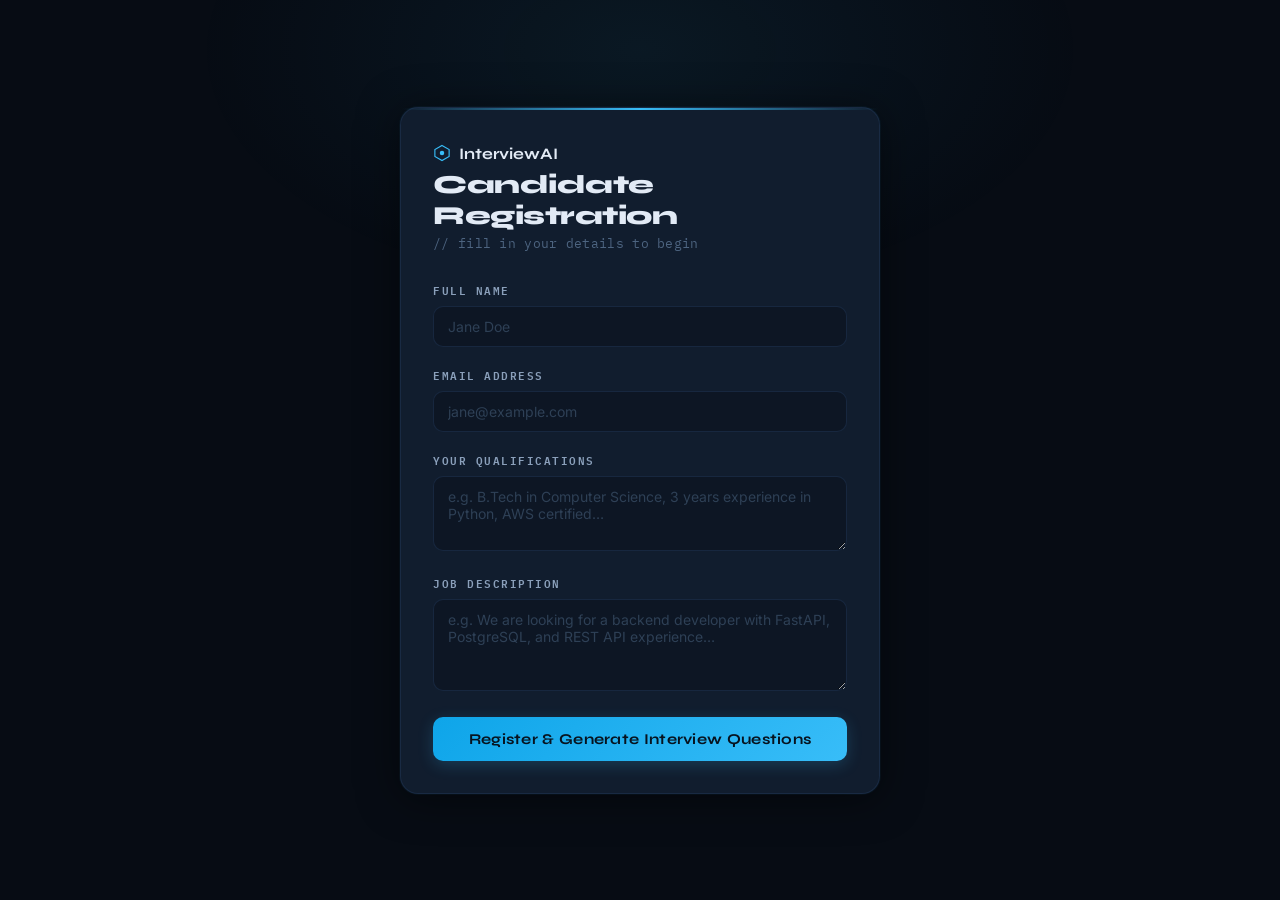
<file: frontend/register.html>
<!DOCTYPE html>
<html>
<head>
  <title>Candidate Registration</title>
  <meta name="viewport" content="width=device-width, initial-scale=1.0">
  <link rel="preconnect" href="https://fonts.googleapis.com">
  <link href="https://fonts.googleapis.com/css2?family=IBM+Plex+Mono:wght@400;600&family=Syne:wght@700;800&family=Inter:wght@400;500;600&display=swap" rel="stylesheet">
<style>
* { box-sizing: border-box; margin: 0; padding: 0; }

body {
  background: #070c14;
  color: #e2eaf5;
  font-family: 'Inter', sans-serif;
  display: flex;
  justify-content: center;
  align-items: center;
  min-height: 100vh;
  padding: 24px;
  position: relative;
  overflow-x: hidden;
}

/* Radial glow */
body::before {
  content: '';
  position: fixed;
  top: -200px; left: 50%;
  transform: translateX(-50%);
  width: 900px; height: 500px;
  background: radial-gradient(ellipse, rgba(56,189,248,0.07) 0%, transparent 70%);
  pointer-events: none;
}

.container {
  width: 100%;
  max-width: 480px;
  background: #111d2e;
  padding: 36px 32px 32px;
  border-radius: 18px;
  border: 1px solid rgba(100,160,255,0.10);
  box-shadow: 0 4px 40px rgba(0,0,0,0.5), 0 0 0 1px rgba(56,189,248,0.06);
  position: relative;
  z-index: 1;
}

/* Top accent bar */
.container::before {
  content: '';
  position: absolute;
  top: 0; left: 0; right: 0; height: 2px;
  background: linear-gradient(90deg, transparent, #38bdf8, transparent);
  border-radius: 18px 18px 0 0;
}

.logo {
  display: flex;
  align-items: center;
  gap: 8px;
  margin-bottom: 6px;
}

.logo svg { color: #38bdf8; }

.logo-text {
  font-family: 'Syne', sans-serif;
  font-size: 16px;
  font-weight: 700;
  color: #e2eaf5;
}

h2 {
  font-family: 'Syne', sans-serif;
  font-size: 26px;
  font-weight: 800;
  color: #e2eaf5;
  margin-bottom: 4px;
  letter-spacing: -0.5px;
}

.subtitle {
  font-size: 13px;
  color: #4d6480;
  margin-bottom: 28px;
  font-family: 'IBM Plex Mono', monospace;
  letter-spacing: 0.3px;
}

.field { margin-bottom: 18px; }

label {
  font-size: 11px;
  font-weight: 600;
  letter-spacing: 1.5px;
  text-transform: uppercase;
  color: #8ba0bb;
  display: block;
  margin-bottom: 7px;
  font-family: 'IBM Plex Mono', monospace;
}

input, textarea {
  width: 100%;
  padding: 11px 14px;
  background: #0d1624;
  border: 1px solid rgba(100,160,255,0.12);
  color: #e2eaf5;
  border-radius: 10px;
  font-size: 14px;
  font-family: 'Inter', sans-serif;
  transition: border-color 0.2s, box-shadow 0.2s;
  outline: none;
  resize: vertical;
}

input:focus, textarea:focus {
  border-color: rgba(56,189,248,0.45);
  box-shadow: 0 0 0 3px rgba(56,189,248,0.08);
}

input::placeholder, textarea::placeholder { color: #2e4056; }

.error {
  color: #f87171;
  font-size: 11px;
  margin-top: 5px;
  display: none;
  font-family: 'IBM Plex Mono', monospace;
}
.error.visible { display: block; }

button[type="submit"] {
  width: 100%;
  padding: 13px;
  background: linear-gradient(135deg, #0ea5e9, #38bdf8);
  border: none;
  color: #07131f;
  font-weight: 700;
  cursor: pointer;
  border-radius: 10px;
  font-size: 15px;
  font-family: 'Syne', sans-serif;
  letter-spacing: 0.3px;
  transition: all 0.2s;
  position: relative;
  overflow: hidden;
  margin-top: 4px;
  box-shadow: 0 4px 16px rgba(56,189,248,0.2);
}

button[type="submit"]:hover:not(:disabled) {
  transform: translateY(-2px);
  box-shadow: 0 8px 24px rgba(56,189,248,0.3);
}
button[type="submit"]:disabled {
  opacity: 0.5;
  cursor: not-allowed;
  transform: none;
}

/* Spinner inside button */
.spinner {
  display: inline-block;
  width: 15px; height: 15px;
  border: 2px solid rgba(7,19,31,0.4);
  border-top-color: #07131f;
  border-radius: 50%;
  animation: spin 0.7s linear infinite;
  vertical-align: middle;
  margin-right: 7px;
}
@keyframes spin { to { transform: rotate(360deg); } }

/* Redirect notice */
.redirect-box {
  display: none;
  margin-top: 20px;
  padding: 16px 18px;
  background: rgba(52,211,153,0.07);
  border: 1px solid rgba(52,211,153,0.25);
  border-radius: 10px;
  text-align: center;
}
.redirect-box.visible { display: block; }

.redirect-box .tick {
  font-size: 28px;
  margin-bottom: 8px;
  display: block;
}
.redirect-box h3 {
  font-family: 'Syne', sans-serif;
  font-size: 15px;
  font-weight: 700;
  color: #34d399;
  margin-bottom: 4px;
}
.redirect-box p {
  font-size: 12px;
  color: #4d6480;
  font-family: 'IBM Plex Mono', monospace;
}
.redirect-bar-wrap {
  margin-top: 12px;
  height: 3px;
  background: rgba(52,211,153,0.12);
  border-radius: 3px;
  overflow: hidden;
}
.redirect-bar {
  height: 100%;
  background: #34d399;
  border-radius: 3px;
  width: 0%;
  transition: width 2.5s linear;
}

/* Error box */
.api-error {
  display: none;
  margin-top: 18px;
  padding: 14px 16px;
  background: rgba(248,113,113,0.07);
  border: 1px solid rgba(248,113,113,0.25);
  border-radius: 10px;
  font-size: 12px;
  color: #fca5a5;
  font-family: 'IBM Plex Mono', monospace;
  line-height: 1.6;
}
.api-error.visible { display: block; }
.api-error code {
  background: rgba(248,113,113,0.1);
  padding: 1px 5px;
  border-radius: 4px;
}

@media (max-width: 500px) {
  .container { padding: 24px 18px 22px; }
  h2 { font-size: 22px; }
}
</style>
</head>
<body>

<div class="container">

  <div class="logo">
    <svg width="18" height="18" viewBox="0 0 24 24" fill="none">
      <path d="M12 2L21.5 7.5V16.5L12 22L2.5 16.5V7.5L12 2Z" stroke="currentColor" stroke-width="1.5"/>
      <circle cx="12" cy="12" r="3" fill="currentColor"/>
    </svg>
    <span class="logo-text">InterviewAI</span>
  </div>

  <h2>Candidate Registration</h2>
  <p class="subtitle">// fill in your details to begin</p>

  <form id="registerForm">

    <div class="field">
      <label>Full Name</label>
      <input type="text" id="name" placeholder="Jane Doe">
      <span class="error" id="nameError">Name must be at least 2 characters</span>
    </div>

    <div class="field">
      <label>Email Address</label>
      <input type="email" id="email" placeholder="jane@example.com">
      <span class="error" id="emailError">Enter a valid email address</span>
    </div>

    <div class="field">
      <label>Your Qualifications</label>
      <textarea id="qualification" rows="3"
        placeholder="e.g. B.Tech in Computer Science, 3 years experience in Python, AWS certified…"></textarea>
      <span class="error" id="qualificationError">Qualification is required</span>
    </div>

    <div class="field">
      <label>Job Description</label>
      <textarea id="jobDescription" rows="4"
        placeholder="e.g. We are looking for a backend developer with FastAPI, PostgreSQL, and REST API experience…"></textarea>
      <span class="error" id="jobError">Minimum 10 characters required</span>
    </div>

    <button type="submit" id="submitBtn">
      Register &amp; Generate Interview Questions
    </button>

  </form>

  <!-- Redirect success notice -->
  <div class="redirect-box" id="redirectBox">
    <span class="tick">✅</span>
    <h3>Registration Successful!</h3>
    <p>AI questions generated. Redirecting to your interview…</p>
    <div class="redirect-bar-wrap">
      <div class="redirect-bar" id="redirectBar"></div>
    </div>
  </div>

  <!-- API / network error -->
  <div class="api-error" id="apiError"></div>

</div>

<script>
const BACKEND_URL = window.BACKEND_URL || "http://127.0.0.1:8000";

function showFieldError(id, show) {
  document.getElementById(id).classList.toggle('visible', show);
}

function clearErrors() {
  document.querySelectorAll('.error').forEach(e => e.classList.remove('visible'));
}

function setLoading(on) {
  const btn = document.getElementById('submitBtn');
  btn.disabled = on;
  btn.innerHTML = on
    ? '<span class="spinner"></span>Generating Questions…'
    : 'Register &amp; Generate Interview Questions';
}

document.getElementById('registerForm').addEventListener('submit', async function(e) {
  e.preventDefault();
  clearErrors();
  document.getElementById('apiError').classList.remove('visible');

  const name    = document.getElementById('name').value.trim();
  const email   = document.getElementById('email').value.trim().toLowerCase();
  const qual    = document.getElementById('qualification').value.trim();
  const jobDesc = document.getElementById('jobDescription').value.trim();

  let valid = true;
  if (name.length < 2)                                    { showFieldError('nameError', true); valid = false; }
  if (!/^[^\s@]+@[^\s@]+\.[^\s@]+$/.test(email))         { showFieldError('emailError', true); valid = false; }
  if (qual.length < 5)                                    { showFieldError('qualificationError', true); valid = false; }
  if (jobDesc.length < 10)                                { showFieldError('jobError', true); valid = false; }
  if (!valid) return;

  setLoading(true);

  try {
    const res = await fetch(`${BACKEND_URL}/generate-questions`, {
      method: 'POST',
      headers: { 'Content-Type': 'application/json' },
      body: JSON.stringify({
        name,
        email,
        qualification:   qual,
        job_description: jobDesc,
        question_count: 3
      })
    });

    if (!res.ok) {
      const err = await res.json().catch(() => ({}));
      throw new Error(err.error || `Server error ${res.status}`);
    }

    const data = await res.json();
    if (data.generation_method !== 'ai-ollama') {
      throw new Error(data.warning || 'Ollama could not generate questions. Check that Ollama is running and OLLAMA_MODEL names an installed model, then try again.');
    }

    // ── Persist candidate info so interview.html can pick it up ──
    // Starting a fresh registration creates a new interview session.
    sessionStorage.removeItem('interviewTerminatedReason');
    sessionStorage.setItem('candidateEmail', email);
    sessionStorage.setItem('candidateName',  name);
    sessionStorage.setItem('generatedQuestions', JSON.stringify(data.questions || []));
    sessionStorage.setItem('generatedTimings', JSON.stringify(data.timings_ms || []));

    // ── Show redirect countdown ──
    this.style.display = 'none';
    const box = document.getElementById('redirectBox');
    box.classList.add('visible');

    // Animate progress bar then redirect
    requestAnimationFrame(() => {
      document.getElementById('redirectBar').style.width = '100%';
    });

    setTimeout(() => {
      window.location.href = 'interview.html';
    }, 2700);

  } catch (err) {
    const errBox = document.getElementById('apiError');
    errBox.classList.add('visible');
    const hint = err instanceof TypeError ? ` Check that the backend is running at ${BACKEND_URL}.` : '';
    errBox.textContent = `Error: ${err.message}${hint}`;
    setLoading(false);
  }
});
</script>

</body>
</html>
</file>
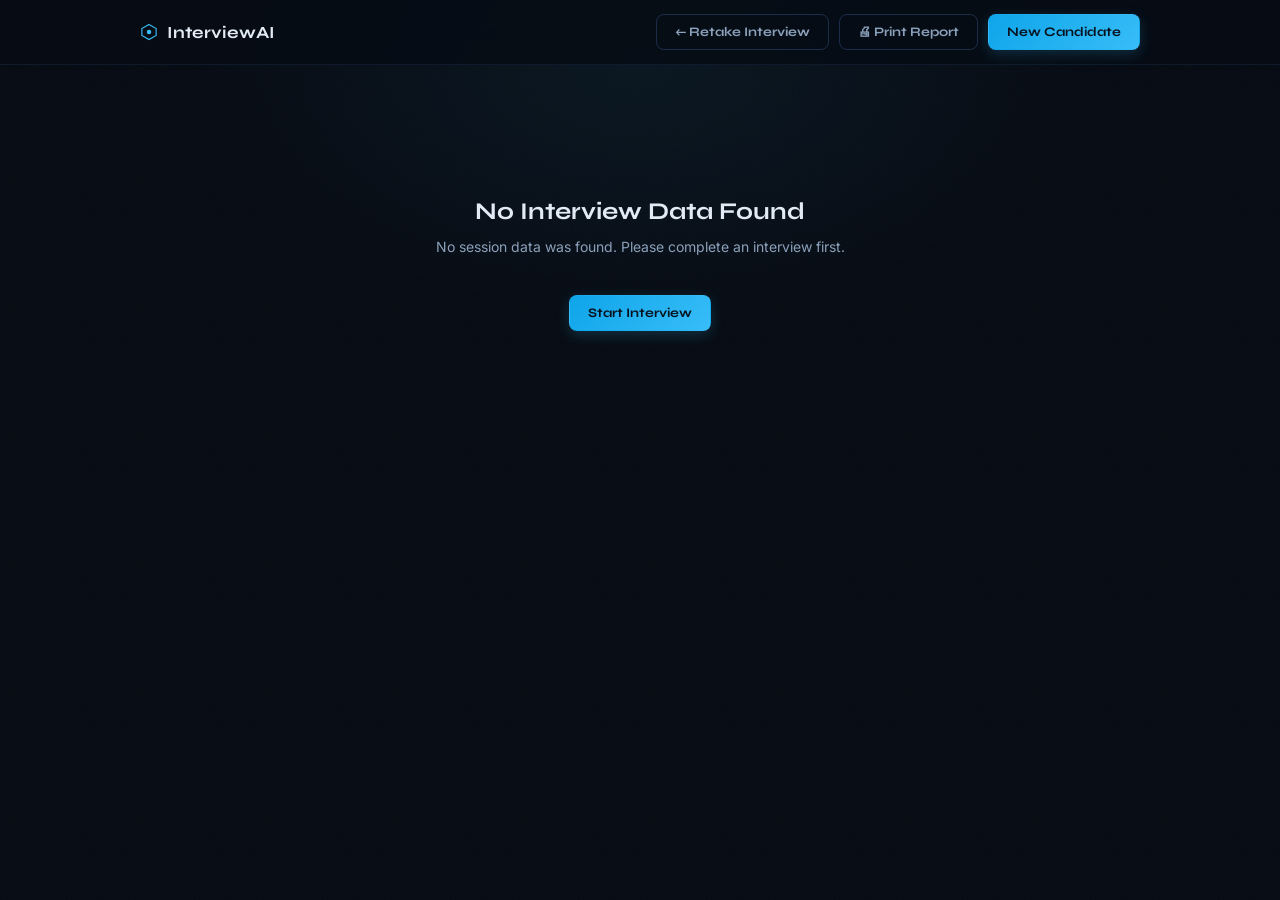
<file: frontend/report.html>
<!DOCTYPE html>
<html lang="en">
<head>
  <meta charset="UTF-8">
  <meta name="viewport" content="width=device-width, initial-scale=1.0">
  <title>Interview Report · InterviewAI</title>
  <link rel="preconnect" href="https://fonts.googleapis.com">
  <link rel="preconnect" href="https://fonts.gstatic.com" crossorigin>
  <link href="https://fonts.googleapis.com/css2?family=IBM+Plex+Mono:wght@400;600&family=Syne:wght@400;600;700;800&family=Inter:wght@400;500;600&display=swap" rel="stylesheet">
  <style>
    :root {
      --bg:         #070c14;
      --surface:    #0d1624;
      --card:       #111d2e;
      --border:     rgba(100,160,255,0.10);
      --border-hi:  rgba(100,160,255,0.22);
      --accent:     #38bdf8;
      --green:      #34d399;
      --yellow:     #fbbf24;
      --red:        #f87171;
      --purple:     #a78bfa;
      --cyan:       #22d3ee;
      --orange:     #fb923c;
      --text:       #e2eaf5;
      --sub:        #8ba0bb;
      --dim:        #4d6480;
      --mono:       'IBM Plex Mono', monospace;
      --display:    'Syne', sans-serif;
      --body:       'Inter', sans-serif;
    }
    *, *::before, *::after { box-sizing: border-box; margin: 0; padding: 0; }
    html { scroll-behavior: smooth; }
    body { font-family: var(--body); background: var(--bg); color: var(--text); min-height: 100vh; overflow-x: hidden; }
    body::before { content: ''; position: fixed; top: -180px; left: 50%; transform: translateX(-50%); width: 900px; height: 500px; background: radial-gradient(ellipse, rgba(56,189,248,0.06) 0%, transparent 70%); pointer-events: none; z-index: 0; }
    body::after { content: ''; position: fixed; inset: 0; pointer-events: none; z-index: 0; opacity: 0.022; background-image: url("data:image/svg+xml,%3Csvg viewBox='0 0 256 256' xmlns='http://www.w3.org/2000/svg'%3E%3Cfilter id='n'%3E%3CfeTurbulence type='fractalNoise' baseFrequency='0.9' numOctaves='4' stitchTiles='stitch'/%3E%3C/filter%3E%3Crect width='100%25' height='100%25' filter='url(%23n)'/%3E%3C/svg%3E"); background-size: 128px; }

    .header { position: sticky; top: 0; z-index: 100; background: rgba(7,12,20,0.85); backdrop-filter: blur(16px); border-bottom: 1px solid var(--border); padding: 14px 24px; }
    .header-inner { max-width: 1000px; margin: 0 auto; display: flex; align-items: center; justify-content: space-between; gap: 16px; flex-wrap: wrap; }
    .logo { display: flex; align-items: center; gap: 9px; font-family: var(--display); font-weight: 700; font-size: 17px; color: var(--text); }
    .logo svg { color: var(--accent); }
    .header-actions { display: flex; gap: 10px; flex-wrap: wrap; }
    .btn { display: inline-flex; align-items: center; gap: 6px; padding: 9px 18px; border-radius: 8px; font-family: var(--display); font-size: 13px; font-weight: 700; cursor: pointer; border: 1px solid transparent; transition: all 0.2s; text-decoration: none; }
    .btn:hover { transform: translateY(-1px); }
    .btn-outline { background: transparent; border-color: var(--border-hi); color: var(--sub); }
    .btn-outline:hover { border-color: var(--accent); color: var(--accent); }
    .btn-primary { background: linear-gradient(135deg, #0ea5e9, #38bdf8); color: #07131f; box-shadow: 0 4px 14px rgba(56,189,248,0.2); }

    main { position: relative; z-index: 1; max-width: 1000px; margin: 0 auto; padding: 52px 24px 100px; }

    .report-hero { margin-bottom: 48px; padding-bottom: 36px; border-bottom: 1px solid var(--border); }
    .report-tag { font-family: var(--mono); font-size: 11px; letter-spacing: 2px; text-transform: uppercase; color: var(--accent); margin-bottom: 14px; opacity: 0.8; }
    .report-hero h1 { font-family: var(--display); font-size: clamp(2rem, 5vw, 3.2rem); font-weight: 800; letter-spacing: -1px; line-height: 1.1; margin-bottom: 10px; }
    .report-hero h1 em { font-style: normal; color: var(--accent); }
    .candidate-meta { display: flex; gap: 14px; flex-wrap: wrap; margin-top: 16px; }
    .meta-pill { font-family: var(--mono); font-size: 11px; padding: 4px 12px; border-radius: 100px; background: rgba(56,189,248,0.07); border: 1px solid rgba(56,189,248,0.18); color: var(--accent); letter-spacing: 0.5px; }

    .overview-grid { display: grid; grid-template-columns: repeat(auto-fit, minmax(160px, 1fr)); gap: 14px; margin-bottom: 36px; }
    .score-tile { background: var(--card); border: 1px solid var(--border); border-radius: 14px; padding: 18px 20px; border-top: 3px solid var(--accent); transition: border-color 0.2s; }
    .score-tile:hover { border-color: var(--border-hi); }
    .tile-label { font-family: var(--mono); font-size: 10px; letter-spacing: 1.5px; text-transform: uppercase; color: var(--dim); margin-bottom: 10px; }
    .tile-value { font-size: 28px; font-weight: 800; line-height: 1; margin-bottom: 8px; }
    .tile-bar { height: 4px; border-radius: 4px; background: rgba(255,255,255,0.06); overflow: hidden; margin-bottom: 8px; }
    .tile-bar-fill { height: 100%; border-radius: 4px; transition: width 1.2s cubic-bezier(0.16,1,0.3,1); }
    .tile-badge { display: inline-block; font-size: 10px; font-weight: 700; padding: 2px 8px; border-radius: 100px; letter-spacing: 0.8px; }

    .section-title { font-family: var(--display); font-size: 18px; font-weight: 700; color: var(--text); margin-bottom: 20px; display: flex; align-items: center; gap: 10px; }
    .section-title .line { flex: 1; height: 1px; background: var(--border); }

    .card { background: var(--card); border: 1px solid var(--border); border-radius: 16px; padding: 24px 26px; margin-bottom: 20px; box-shadow: 0 4px 24px rgba(0,0,0,0.3); animation: fadeUp 0.4s ease both; }
    @keyframes fadeUp { from { opacity: 0; transform: translateY(12px); } to { opacity: 1; transform: translateY(0); } }
    .card-eyebrow { font-family: var(--mono); font-size: 10px; letter-spacing: 2px; text-transform: uppercase; color: var(--dim); margin-bottom: 16px; padding-bottom: 12px; border-bottom: 1px solid var(--border); }
    .card-accent-blue   { border-top: 2px solid var(--accent); }
    .card-accent-green  { border-top: 2px solid var(--green); }
    .card-accent-yellow { border-top: 2px solid var(--yellow); }
    .card-accent-purple { border-top: 2px solid var(--purple); }
    .card-accent-orange { border-top: 2px solid var(--orange); }

    .answer-item { background: rgba(255,255,255,0.025); border: 1px solid var(--border); border-radius: 12px; padding: 18px 20px; margin-bottom: 14px; border-left: 3px solid var(--dim); }
    .answer-q-label { font-family: var(--mono); font-size: 10px; letter-spacing: 1.5px; text-transform: uppercase; color: var(--dim); margin-bottom: 8px; }
    .answer-q-text { font-size: 14px; font-weight: 600; color: var(--text); margin-bottom: 10px; line-height: 1.5; }
    .answer-a-text { font-size: 13px; color: var(--sub); font-style: italic; margin-bottom: 12px; line-height: 1.6; }
    .answer-scores { display: flex; flex-wrap: wrap; gap: 6px; }
    .score-chip { font-family: var(--mono); font-size: 11px; font-weight: 700; padding: 3px 10px; border-radius: 100px; }

    .metric-table { width: 100%; border-collapse: collapse; font-size: 13px; }
    .metric-table td { padding: 11px 14px; border-bottom: 1px solid var(--border); color: var(--sub); vertical-align: top; }
    .metric-table tr:last-child td { border-bottom: none; }
    .metric-table tr:nth-child(even) td { background: rgba(255,255,255,0.015); }
    .metric-icon { font-size: 15px; }
    .metric-label { font-size: 13px; color: rgba(255,255,255,0.75); }
    .metric-value { font-family: var(--mono); font-weight: 700; font-size: 14px; text-align: right; white-space: nowrap; }
    .metric-interp { font-size: 12px; color: rgba(255,255,255,0.45); line-height: 1.5; }

    .section-block { margin-bottom: 14px; border-radius: 0 10px 10px 0; border-left: 3px solid var(--accent); background: rgba(255,255,255,0.025); padding: 14px 16px; }
    .section-block-title { font-size: 11px; font-weight: 700; letter-spacing: 1px; text-transform: uppercase; color: var(--accent); margin-bottom: 8px; }
    .section-block-body { font-size: 13px; line-height: 1.75; color: rgba(255,255,255,0.72); }

    .bullet-list { list-style: none; padding: 0; margin: 0; }
    .bullet-list li { display: flex; gap: 10px; padding: 6px 0; border-bottom: 1px solid rgba(255,255,255,0.05); font-size: 13px; line-height: 1.6; color: rgba(255,255,255,0.68); }
    .bullet-list li:last-child { border-bottom: none; }
    .bullet-list li::before { content: '›'; color: rgba(255,255,255,0.25); flex-shrink: 0; }

    /* ── Video section specific ── */
    .video-metric-grid { display: grid; grid-template-columns: repeat(auto-fit, minmax(150px, 1fr)); gap: 12px; margin-bottom: 24px; }
    .video-metric-tile { border-radius: 12px; padding: 16px 18px; background: rgba(255,255,255,0.03); border: 1px solid rgba(255,255,255,0.06); }
    .video-metric-label { font-family: var(--mono); font-size: 10px; letter-spacing: 1.5px; text-transform: uppercase; color: var(--dim); margin-bottom: 8px; }
    .video-metric-value { font-size: 26px; font-weight: 800; line-height: 1; margin-bottom: 6px; }
    .video-metric-bar { height: 3px; border-radius: 3px; background: rgba(255,255,255,0.05); overflow: hidden; margin-bottom: 8px; }
    .video-metric-bar-fill { height: 100%; border-radius: 3px; transition: width 1.2s cubic-bezier(0.16,1,0.3,1); }
    .video-metric-hint { font-size: 11px; color: var(--dim); margin-top: 6px; }

    .video-insights-grid { display: grid; grid-template-columns: repeat(auto-fit, minmax(250px, 1fr)); gap: 14px; margin-top: 20px; }
    .video-insight-block { border-radius: 10px; padding: 16px 18px; }
    .video-insight-title { font-size: 11px; font-weight: 700; letter-spacing: 1px; text-transform: uppercase; margin-bottom: 12px; }

    .growth-grid { display: grid; grid-template-columns: repeat(auto-fill, minmax(260px, 1fr)); gap: 12px; margin-bottom: 20px; }
    .growth-tile { padding: 16px 18px; border-radius: 12px; font-size: 12px; line-height: 1.7; color: rgba(255,255,255,0.6); }
    .growth-tile-title { font-size: 11px; font-weight: 700; letter-spacing: 1px; text-transform: uppercase; margin-bottom: 8px; }
    .encourage-box { padding: 18px; border-radius: 10px; background: rgba(255,255,255,0.03); border: 1px solid rgba(255,255,255,0.07); text-align: center; font-size: 13px; line-height: 1.8; color: rgba(255,255,255,0.5); }

    .overall-badge { text-align: center; padding: 14px 22px; border-radius: 12px; display: inline-block; }
    .overall-score { font-size: 42px; font-weight: 800; line-height: 1; }
    .overall-label { font-size: 11px; letter-spacing: 1px; text-transform: uppercase; margin-top: 4px; }
    .overall-text  { font-size: 12px; font-weight: 700; margin-top: 6px; }

    .empty-state { text-align: center; padding: 80px 24px; }
    .empty-state h2 { font-family: var(--display); font-size: 24px; margin-bottom: 12px; }
    .empty-state p  { color: var(--sub); font-size: 14px; margin-bottom: 24px; }

    @media print { .header, .header-actions, .btn { display: none !important; } body { background: white; color: black; } }
    @media (max-width: 600px) { main { padding: 28px 16px 60px; } .report-hero h1 { font-size: 1.8rem; } }
    ::-webkit-scrollbar { width: 6px; }
    ::-webkit-scrollbar-track { background: var(--bg); }
    ::-webkit-scrollbar-thumb { background: rgba(100,160,255,0.15); border-radius: 3px; }
  </style>
</head>
<body>

<header class="header">
  <div class="header-inner">
    <div class="logo">
      <svg width="18" height="18" viewBox="0 0 24 24" fill="none">
        <path d="M12 2L21.5 7.5V16.5L12 22L2.5 16.5V7.5L12 2Z" stroke="currentColor" stroke-width="1.5"/>
        <circle cx="12" cy="12" r="3" fill="currentColor"/>
      </svg>
      InterviewAI
    </div>
    <div class="header-actions">
      <a href="interview.html" class="btn btn-outline">← Retake Interview</a>
      <button class="btn btn-outline" onclick="window.print()">🖨 Print Report</button>
      <a href="register.html" class="btn btn-primary">New Candidate</a>
    </div>
  </div>
</header>

<main id="reportMain">
  <div class="empty-state">
    <h2>Preparing your report…</h2>
    <p>Loading interview data from your session.</p>
  </div>
</main>

<script>
// ═══════════════════════════════════════════════════
// LOAD DATA
// ═══════════════════════════════════════════════════
var answers        = JSON.parse(sessionStorage.getItem('interviewAnswers') || '[]');
var totalQuestions = parseInt(sessionStorage.getItem('totalQuestions') || '3');
var candidateName  = sessionStorage.getItem('candidateName')  || 'Candidate';
var candidateEmail = sessionStorage.getItem('candidateEmail') || '—';

// ═══════════════════════════════════════════════════
// HELPERS
// ═══════════════════════════════════════════════════
function rc(v, max, inv) {
  max = max || 10; inv = inv || false;
  var r = v / max;
  if (inv) return r < 0.05 ? '#34d399' : r < 0.15 ? '#fbbf24' : '#f87171';
  return r >= 0.75 ? '#34d399' : r >= 0.50 ? '#fbbf24' : '#f87171';
}
function badge(v) {
  if (v >= 8.5) return { l:'Excellent',     c:'#34d399' };
  if (v >= 7.0) return { l:'Good',          c:'#6ee7b7' };
  if (v >= 5.5) return { l:'Average',       c:'#fbbf24' };
  if (v >= 4.0) return { l:'Below Average', c:'#fb923c' };
  return               { l:'Needs Work',    c:'#f87171' };
}
function blist(items) {
  if (!items || !items.length) return '<p style="color:rgba(255,255,255,0.3);font-size:13px;margin:0;">None noted.</p>';
  var r = '<ul class="bullet-list">';
  for (var i = 0; i < items.length; i++) r += '<li>' + items[i] + '</li>';
  return r + '</ul>';
}
function secBlock(icon, title, body, color) {
  color = color || '#38bdf8';
  return '<div class="section-block" style="border-left-color:' + color + ';">'
       + '<div class="section-block-title" style="color:' + color + ';">' + icon + ' ' + title + '</div>'
       + '<div class="section-block-body">' + body + '</div>'
       + '</div>';
}
function tile(label, val, max, inv, hint) {
  max = max||10; inv=inv||false; hint=hint||'';
  var color = rc(val,max,inv);
  var pct   = Math.round((val/max)*100);
  var b     = inv
    ? (pct<5?{l:'Excellent',c:'#34d399'}:pct<15?{l:'Moderate',c:'#fbbf24'}:{l:'High',c:'#f87171'})
    : badge(val);
  var disp  = max===10 ? val.toFixed(1)+' / 10' : val.toFixed(1)+'%';
  return '<div class="score-tile" style="border-top-color:'+color+';">'
       + '<div class="tile-label">'+label+'</div>'
       + '<div class="tile-value" style="color:'+color+';">'+disp+'</div>'
       + '<div class="tile-bar"><div class="tile-bar-fill" style="width:'+pct+'%;background:'+color+';"></div></div>'
       + '<span class="tile-badge" style="background:'+b.c+'22;color:'+b.c+';border:1px solid '+b.c+'44;">'+b.l+'</span>'
       + (hint?'<div style="font-size:11px;color:var(--dim);margin-top:6px;">'+hint+'</div>':'')
       + '</div>';
}
function iContent(v){return v>=8?'Score <strong>'+v.toFixed(1)+'/10</strong> — answers were relevant, specific, and addressed questions well.':v>=6?'Score <strong>'+v.toFixed(1)+'/10</strong> — on the right track; more specific examples would strengthen answers.':v>=4?'Score <strong>'+v.toFixed(1)+'/10</strong> — some connection, but answers could be more focused.':'Score <strong>'+v.toFixed(1)+'/10</strong> — answers didn\'t closely address questions. STAR method practice would help.';}
function iTone(v){return v>=8?'Score <strong>'+v.toFixed(1)+'/10</strong> — spoke clearly with good expression; engaged and professional.':v>=6?'Score <strong>'+v.toFixed(1)+'/10</strong> — generally good; varying pace would take this higher.':v>=4?'Score <strong>'+v.toFixed(1)+'/10</strong> — moments of flat or rushed tone. Recording yourself would help.':'Score <strong>'+v.toFixed(1)+'/10</strong> — delivery made the message harder to land. Daily reading aloud builds this skill.';}
function iConf(v){return v>=8?'Score <strong>'+v.toFixed(1)+'/10</strong> — came across assured and composed.':v>=6?'Score <strong>'+v.toFixed(1)+'/10</strong> — reasonably confident; practice makes it more natural.':v>=4?'Score <strong>'+v.toFixed(1)+'/10</strong> — some nervousness showed. Mock interviews fix this.':'Score <strong>'+v.toFixed(1)+'/10</strong> — uncertainty came through. Confidence is a skill — daily practice builds it fast.';}
function iFill(v){return v<3?'<strong>'+v.toFixed(1)+'%</strong> — almost none. Clean, polished speech.':v<8?'<strong>'+v.toFixed(1)+'%</strong> — small number; generally in good shape.':v<15?'<strong>'+v.toFixed(1)+'%</strong> — fillers appeared frequently. Replace with a confident pause.':'<strong>'+v.toFixed(1)+'%</strong> — quite high. Recording and counting fillers reduces them fast.';}
function iFumb(v){return v<2?'<strong>'+v.toFixed(1)+'%</strong> — very clean delivery.':v<5?'<strong>'+v.toFixed(1)+'%</strong> — a few hesitations; normal in live interviews.':'<strong>'+v.toFixed(1)+'%</strong> — noticeable stumbling. Pause 2 s before answering to organise thoughts.';}
function iWords(v){return v>100?'<strong>'+v+' words</strong> — well-developed, detailed answer.':v>50?'<strong>'+v+' words</strong> — reasonable; slightly more detail would help.':v>20?'<strong>'+v+' words</strong> — on the brief side. Expand with examples.':'<strong>'+v+' words</strong> — very short. 60–80 words per answer makes a big difference.';}

// ═══════════════════════════════════════════════════
// AGGREGATE — two INDEPENDENT loops
// ═══════════════════════════════════════════════════
var totC=0,totT=0,totO=0,totCon=0,totFil=0,totFum=0,totW=0;
var allStr=[],allWeak=[],allImpr=[],allComm=[];
var scored=0;

// Loop A: audio/text scores
for (var i=0;i<answers.length;i++) {
  var s = answers[i].ai_score;
  if (!s || s.error) continue;
  totC   += s.content_score    || 0;
  totT   += s.tone_score       || 0;
  totO   += s.overall_score    || 0;
  totCon += s.confidence_score || 0;
  totFil += s.filler_word_rate || 0;
  totFum += s.fumble_rate      || 0;
  totW   += s.word_count       || 0;
  scored++;
  (s.strengths    ||[]).forEach(function(x){if(!allStr.includes(x))  allStr.push(x);});
  (s.weaknesses   ||[]).forEach(function(x){if(!allWeak.includes(x)) allWeak.push(x);});
  (s.improvements ||[]).forEach(function(x){if(!allImpr.includes(x)) allImpr.push(x);});
  if (s.communication_comment) allComm.push(s.communication_comment);
}

// Loop B: video — fully independent, NOT gated on ai_score
var videoAnswers = [];
for (var j=0;j<answers.length;j++) {
  var va = answers[j].video_analysis;
  if (va && !va.error) videoAnswers.push(va);
}

var n    = scored||1;
var avgC = totC/n, avgT=totT/n, avgO=totO/n, avgCon=totCon/n;
var avgFil=totFil/n, avgFum=totFum/n, avgW=Math.round(totW/n);
var ovBadge = badge(avgO);

// ═══════════════════════════════════════════════════
// VIDEO SECTION — standalone function, string concat
// ═══════════════════════════════════════════════════
function buildVideoSection() {
  if (videoAnswers.length === 0) return '';

  var totalEye=0, totalShoulder=0, totalSpine=0, totalFrames=0;
  var confArr=[];
  var allOverall=[], allEyeA=[], allPostA=[];
  var blStr=[], blImp=[], blRec=[];
  var method='rule_based';

  for (var i=0;i<videoAnswers.length;i++) {
    var va = videoAnswers[i];
    var rm = va.raw_metrics  || {};
    var as = va.assessment   || {};

    totalEye      += (rm.eye_contact_rate       || 0);
    totalShoulder += (rm.avg_shoulder_alignment || 0);
    totalSpine    += (rm.avg_spine_angle        || 0);
    totalFrames   += (rm.total_frames           || 0);

    if (typeof as.confidence_projection_score === 'number') confArr.push(as.confidence_projection_score);
    if (as.overall_assessment)    allOverall.push(as.overall_assessment);
    if (as.eye_contact_analysis)  allEyeA.push(as.eye_contact_analysis);
    if (as.posture_analysis)      allPostA.push(as.posture_analysis);
    if (va.analysis_method==='ai') method='ai';

    (as.strengths                  ||[]).forEach(function(x){if(!blStr.includes(x)) blStr.push(x);});
    (as.areas_for_improvement      ||[]).forEach(function(x){if(!blImp.includes(x)) blImp.push(x);});
    (as.improvement_recommendations||[]).forEach(function(x){if(!blRec.includes(x)) blRec.push(x);});
  }

  var cnt  = videoAnswers.length;
  var aEye = totalEye/cnt;
  var aSho = totalShoulder/cnt;
  var aSpi = totalSpine/cnt;
  var aConf = confArr.length ? confArr.reduce(function(a,b){return a+b;},0)/confArr.length : null;

  var eyeC  = aEye>=0.7?'#34d399':aEye>=0.5?'#fbbf24':'#f87171';
  var shoC  = Math.abs(aSho)<5?'#34d399':Math.abs(aSho)<12?'#fbbf24':'#f87171';
  var spiC  = (aSpi>=75&&aSpi<=95)?'#34d399':'#fbbf24';
  var conC  = aConf!==null?(aConf>=7?'#34d399':aConf>=5?'#fbbf24':'#f87171'):'#38bdf8';

  var eyeBadge = aEye>=0.7?'Strong':aEye>=0.5?'Moderate':'Needs Work';
  var shoBadge = Math.abs(aSho)<5?'Well Aligned':'Needs Adjustment';
  var spiBadge = (aSpi>=75&&aSpi<=95)?'Upright':'Adjust Posture';
  var conBadge = aConf!==null?(aConf>=7?'Strong':aConf>=5?'Moderate':'Developing'):'—';

  var isAI = (method==='ai');
  var mBg  = isAI?'rgba(52,211,153,0.12)':'rgba(251,191,36,0.12)';
  var mBrd = isAI?'rgba(52,211,153,0.3)':'rgba(251,191,36,0.3)';
  var mClr = isAI?'#34d399':'#fbbf24';
  var mLbl = isAI?'✦ OpenAI-Powered Analysis':'⚙ Rule-Based Analysis';

  var eyePct = Math.round(aEye*100);
  var shoPct = Math.max(0, Math.round(100 - Math.abs(aSho)*6));
  var spiPct = Math.min(100, Math.round((aSpi/90)*100));
  var conPct = aConf!==null ? Math.round(aConf*10) : 0;

  var h = '';
  h += '<div class="section-title"><span>🎥 Body Language Analysis</span><span class="line"></span></div>';
  h += '<div class="card card-accent-orange" style="margin-bottom:40px;">';
  h += '<div class="card-eyebrow">🎥 &nbsp;VIDEO BODY LANGUAGE REPORT</div>';

  // Method badge + frame count
  h += '<div style="display:flex;align-items:center;gap:12px;flex-wrap:wrap;margin-bottom:20px;">';
  h += '<span style="display:inline-flex;align-items:center;gap:6px;font-family:var(--mono);font-size:11px;font-weight:700;padding:4px 14px;border-radius:100px;background:'+mBg+';border:1px solid '+mBrd+';color:'+mClr+';">'+mLbl+'</span>';
  h += '<span style="font-family:var(--mono);font-size:12px;color:var(--dim);">'+cnt+' answer'+(cnt!==1?'s':'')+' analysed &nbsp;·&nbsp; '+totalFrames.toLocaleString()+' video frames processed</span>';
  h += '</div>';

  // ── 4 metric tiles
  h += '<div class="video-metric-grid">';

  h += '<div class="video-metric-tile" style="border-left:3px solid '+eyeC+';">';
  h += '<div class="video-metric-label">Avg Eye Contact</div>';
  h += '<div class="video-metric-value" style="color:'+eyeC+';">'+eyePct+'%</div>';
  h += '<div class="video-metric-bar"><div class="video-metric-bar-fill" style="width:'+eyePct+'%;background:'+eyeC+';"></div></div>';
  h += '<span class="tile-badge" style="background:'+eyeC+'22;color:'+eyeC+';border:1px solid '+eyeC+'44;">'+eyeBadge+'</span>';
  h += '<div class="video-metric-hint">Target: 70%+</div>';
  h += '</div>';

  h += '<div class="video-metric-tile" style="border-left:3px solid '+shoC+';">';
  h += '<div class="video-metric-label">Shoulder Alignment</div>';
  h += '<div class="video-metric-value" style="color:'+shoC+';">'+aSho.toFixed(1)+'°</div>';
  h += '<div class="video-metric-bar"><div class="video-metric-bar-fill" style="width:'+shoPct+'%;background:'+shoC+';"></div></div>';
  h += '<span class="tile-badge" style="background:'+shoC+'22;color:'+shoC+';border:1px solid '+shoC+'44;">'+shoBadge+'</span>';
  h += '<div class="video-metric-hint">Target: &lt;5° tilt</div>';
  h += '</div>';

  h += '<div class="video-metric-tile" style="border-left:3px solid '+spiC+';">';
  h += '<div class="video-metric-label">Spine / Posture</div>';
  h += '<div class="video-metric-value" style="color:'+spiC+';">'+aSpi.toFixed(1)+'°</div>';
  h += '<div class="video-metric-bar"><div class="video-metric-bar-fill" style="width:'+spiPct+'%;background:'+spiC+';"></div></div>';
  h += '<span class="tile-badge" style="background:'+spiC+'22;color:'+spiC+';border:1px solid '+spiC+'44;">'+spiBadge+'</span>';
  h += '<div class="video-metric-hint">Target: 75°–95°</div>';
  h += '</div>';

  if (aConf !== null) {
    h += '<div class="video-metric-tile" style="border-left:3px solid '+conC+';">';
    h += '<div class="video-metric-label">Confidence Score</div>';
    h += '<div class="video-metric-value" style="color:'+conC+';">'+aConf.toFixed(1)+'<span style="font-size:14px;font-weight:400;opacity:.6;">/10</span></div>';
    h += '<div class="video-metric-bar"><div class="video-metric-bar-fill" style="width:'+conPct+'%;background:'+conC+';"></div></div>';
    h += '<span class="tile-badge" style="background:'+conC+'22;color:'+conC+';border:1px solid '+conC+'44;">'+conBadge+'</span>';
    h += '<div class="video-metric-hint">Target: 7.0+</div>';
    h += '</div>';
  }

  h += '</div>'; // end video-metric-grid

  // ── Overall Assessment
  if (allOverall.length) {
    h += '<div class="section-block" style="border-left-color:#fb923c;margin-top:8px;">';
    h += '<div class="section-block-title" style="color:#fb923c;">📊 Overall Body Language Assessment</div>';
    h += '<div class="section-block-body">'+allOverall[0]+'</div>';
    h += '</div>';
  }

  // ── Eye Contact detail
  if (allEyeA.length) {
    var ea = allEyeA[0];
    var earating = ea.rating || '';
    var eaanalysis = ea.analysis || '';
    var eaC = earating==='Strong'?'#34d399':earating==='Moderate'?'#fbbf24':'#f87171';
    h += '<div class="section-block" style="border-left-color:'+eaC+';">';
    h += '<div class="section-block-title" style="color:'+eaC+';">👁️ Eye Contact — '+earating+'</div>';
    h += '<div class="section-block-body">'+eaanalysis+'</div>';
    h += '</div>';
  }

  // ── Posture detail
  if (allPostA.length) {
    var pa = allPostA[0];
    var parating = pa.rating || '';
    var paanalysis = pa.analysis || '';
    var paC = parating==='Good'?'#34d399':parating==='Moderate'?'#fbbf24':'#f87171';
    h += '<div class="section-block" style="border-left-color:'+paC+';">';
    h += '<div class="section-block-title" style="color:'+paC+';">🧍 Posture — '+parating+'</div>';
    h += '<div class="section-block-body">'+paanalysis+'</div>';
    h += '</div>';
  }

  // ── Strengths / Improvements / Recommendations in 3-col grid
  if (blStr.length || blImp.length || blRec.length) {
    h += '<div class="video-insights-grid">';
    if (blStr.length) {
      h += '<div class="video-insight-block" style="background:rgba(52,211,153,0.05);border:1px solid rgba(52,211,153,0.15);">';
      h += '<div class="video-insight-title" style="color:#34d399;">✅ Body Language Strengths</div>';
      h += blist(blStr.slice(0,5));
      h += '</div>';
    }
    if (blImp.length) {
      h += '<div class="video-insight-block" style="background:rgba(248,113,113,0.05);border:1px solid rgba(248,113,113,0.15);">';
      h += '<div class="video-insight-title" style="color:#f87171;">⚠️ Areas to Improve</div>';
      h += blist(blImp.slice(0,5));
      h += '</div>';
    }
    if (blRec.length) {
      h += '<div class="video-insight-block" style="background:rgba(251,146,60,0.05);border:1px solid rgba(251,146,60,0.15);">';
      h += '<div class="video-insight-title" style="color:#fb923c;">📈 Recommendations</div>';
      h += blist(blRec.slice(0,5));
      h += '</div>';
    }
    h += '</div>';
  }

  h += '</div>'; // end card
  return h;
}

// ═══════════════════════════════════════════════════
// RENDER
// ═══════════════════════════════════════════════════
function render() {
  var main = document.getElementById('reportMain');
  if (!answers.length) {
    main.innerHTML = '<div class="empty-state"><h2>No Interview Data Found</h2><p>No session data was found. Please complete an interview first.</p><a href="register.html" class="btn btn-primary" style="display:inline-flex;margin:16px auto 0;">Start Interview</a></div>';
    return;
  }

  var dateStr = new Date().toLocaleDateString('en-US',{weekday:'long',year:'numeric',month:'long',day:'numeric'});
  var h = '';

  // Hero
  h += '<div class="report-hero">';
  h += '<div class="report-tag">// InterviewAI · Full Candidate Report</div>';
  h += '<h1>Interview Report<br><em>'+candidateName+'</em></h1>';
  h += '<div class="candidate-meta">';
  h += '<span class="meta-pill">📧 '+candidateEmail+'</span>';
  h += '<span class="meta-pill">📅 '+dateStr+'</span>';
  h += '<span class="meta-pill">❓ '+answers.length+' / '+totalQuestions+' answered</span>';
  h += '<span class="meta-pill">📊 '+scored+' audio scored</span>';
  if (videoAnswers.length) h += '<span class="meta-pill">🎥 '+videoAnswers.length+' video analysed</span>';
  h += '</div></div>';

  // Overall banner
  h += '<div class="card card-accent-blue" style="display:flex;align-items:center;justify-content:space-between;flex-wrap:wrap;gap:20px;margin-bottom:36px;">';
  h += '<div>';
  h += '<div style="font-family:var(--mono);font-size:10px;letter-spacing:2px;text-transform:uppercase;color:var(--dim);margin-bottom:6px;">Overall Performance</div>';
  h += '<div style="font-family:var(--display);font-size:22px;font-weight:800;color:var(--text);margin-bottom:4px;">'+ovBadge.l+' — '+avgO.toFixed(1)+' / 10</div>';
  h += '<div style="font-size:13px;color:var(--sub);">Across '+scored+' scored answer'+(scored!==1?'s':'')+' &nbsp;·&nbsp; '+avgW+' avg words &nbsp;·&nbsp; '+avgFil.toFixed(1)+'% avg filler rate</div>';
  h += '</div>';
  h += '<div class="overall-badge" style="background:'+ovBadge.c+'12;border:2px solid '+ovBadge.c+'44;">';
  h += '<div class="overall-score" style="color:'+ovBadge.c+';">'+avgO.toFixed(1)+'</div>';
  h += '<div class="overall-label" style="color:'+ovBadge.c+';">out of 10</div>';
  h += '<div class="overall-text" style="color:'+ovBadge.c+';">'+ovBadge.l+'</div>';
  h += '</div></div>';

  // Score tiles
  h += '<div class="section-title"><span>Performance Overview</span><span class="line"></span></div>';
  h += '<div class="overview-grid" style="margin-bottom:40px;">';
  h += tile('Avg Content',    avgC,   10, false, 'Answer relevance & depth');
  h += tile('Avg Tone',       avgT,   10, false, 'Vocal delivery & expression');
  h += tile('Avg Confidence', avgCon, 10, false, 'Composure & assurance');
  
  h += tile('Avg Filler %',   avgFil, 100, true, 'Lower is better');
  h += tile('Avg Fumble %',   avgFum, 20,  true, 'Lower is better');
  h += '</div>';

  // Metric table
  h += '<div class="section-title"><span>What Your Numbers Mean</span><span class="line"></span></div>';
  h += '<div class="card card-accent-blue" style="margin-bottom:40px;">';
  h += '<div class="card-eyebrow">📊 &nbsp;Metric-by-Metric Breakdown</div>';
  h += '<table class="metric-table">';
  h += '<tr><td><span class="metric-icon">📋</span> <span class="metric-label">Content Quality</span></td><td class="metric-value" style="color:'+rc(avgC,10)+';">'+avgC.toFixed(1)+'/10</td><td class="metric-interp">'+iContent(avgC)+'</td></tr>';
  h += '<tr style="background:rgba(255,255,255,0.015);"><td><span class="metric-icon">🎙️</span> <span class="metric-label">Vocal Tone</span></td><td class="metric-value" style="color:'+rc(avgT,10)+';">'+avgT.toFixed(1)+'/10</td><td class="metric-interp">'+iTone(avgT)+'</td></tr>';
  h += '<tr><td><span class="metric-icon">💪</span> <span class="metric-label">Confidence</span></td><td class="metric-value" style="color:'+rc(avgCon,10)+';">'+avgCon.toFixed(1)+'/10</td><td class="metric-interp">'+iConf(avgCon)+'</td></tr>';
  h += '<tr style="background:rgba(255,255,255,0.015);"><td><span class="metric-icon">🗣️</span> <span class="metric-label">Filler Words</span></td><td class="metric-value" style="color:'+rc(avgFil,100,true)+';">'+avgFil.toFixed(1)+'%</td><td class="metric-interp">'+iFill(avgFil)+'</td></tr>';
  h += '<tr><td><span class="metric-icon">🔁</span> <span class="metric-label">Fumbles/Repeats</span></td><td class="metric-value" style="color:'+rc(avgFum,20,true)+';">'+avgFum.toFixed(1)+'%</td><td class="metric-interp">'+iFumb(avgFum)+'</td></tr>';
  h += '<tr style="background:rgba(255,255,255,0.015);"><td><span class="metric-icon">📝</span> <span class="metric-label">Word Count</span></td><td class="metric-value" style="color:'+rc(avgW,100)+';">'+avgW+' words</td><td class="metric-interp">'+iWords(avgW)+'</td></tr>';
  h += '</table></div>';

  // Per-question breakdown
  h += '<div class="section-title"><span>Per-Question Breakdown</span><span class="line"></span></div>';
  h += '<div class="card card-accent-yellow" style="margin-bottom:40px;">';
  h += '<div class="card-eyebrow">❓ &nbsp;All Answers &amp; Scores</div>';

  for (var qi=0;qi<answers.length;qi++) {
    var item = answers[qi];
    var qs   = item.ai_score;
    var hasS = qs && !qs.error;
    var qva  = item.video_analysis;
    var hasV = qva && !qva.error && qva.raw_metrics;
    var lc   = hasS ? rc(qs.overall_score||0,10) : 'var(--dim)';

    h += '<div class="answer-item" style="border-left-color:'+lc+';">';
    h += '<div class="answer-q-label">Question '+(qi+1)+'</div>';
    h += '<div class="answer-q-text">'+(item.question||'—')+'</div>';
    h += '<div class="answer-a-text">'+(item.answer||'—')+'</div>';
    h += '<div class="answer-scores">';

    if (hasS) {
      var chips=[['Content',qs.content_score||0,10],['Tone',qs.tone_score||0,10],['Overall',qs.overall_score||0,10],['Confidence',qs.confidence_score||0,10]];
      for (var ci=0;ci<chips.length;ci++) {
        var cl=chips[ci][0],cv=chips[ci][1],cm=chips[ci][2],cc=rc(cv,cm);
        h += '<span class="score-chip" style="background:'+cc+'18;color:'+cc+';border:1px solid '+cc+'44;">'+cl+': '+cv.toFixed(1)+'/10</span>';
      }
      h += '<span class="score-chip" style="background:rgba(251,191,36,0.1);color:#fbbf24;border:1px solid rgba(251,191,36,0.3);">Filler: '+(qs.filler_word_rate||0).toFixed(1)+'%</span>';
      h += '<span class="score-chip" style="background:rgba(167,139,250,0.1);color:#a78bfa;border:1px solid rgba(167,139,250,0.3);">'+(qs.word_count||0)+' words</span>';
    } else {
      h += '<span style="font-size:12px;color:var(--dim);font-family:var(--mono);">No audio score</span>';
    }

    if (hasV) {
      var vep = Math.round((qva.raw_metrics.eye_contact_rate||0)*100);
      var vec = vep>=70?'#34d399':vep>=50?'#fbbf24':'#f87171';
      h += '<span class="score-chip" style="background:rgba(251,146,60,0.1);color:#fb923c;border:1px solid rgba(251,146,60,0.3);">👁 Eye: '+vep+'%</span>';
      if (qva.assessment && typeof qva.assessment.confidence_projection_score === 'number') {
        var vc = qva.assessment.confidence_projection_score;
        var vcc = vc>=7?'#34d399':vc>=5?'#fbbf24':'#f87171';
        h += '<span class="score-chip" style="background:'+vcc+'18;color:'+vcc+';border:1px solid '+vcc+'44;">🎥 Body Conf: '+vc.toFixed(1)+'/10</span>';
      }
    }

    h += '</div></div>'; // answer-scores + answer-item
  }
  h += '</div>'; // card

  // Strengths / Weaknesses
  if (allStr.length || allWeak.length) {
    h += '<div class="section-title"><span>Qualitative Insights</span><span class="line"></span></div>';
    h += '<div style="display:grid;grid-template-columns:repeat(auto-fit,minmax(300px,1fr));gap:16px;margin-bottom:40px;">';
    if (allStr.length)  h += '<div class="card card-accent-green"><div class="card-eyebrow">✅ &nbsp;Key Strengths</div>'+blist(allStr.slice(0,6))+'</div>';
    if (allWeak.length) h += '<div class="card card-accent-blue" style="border-top-color:#f87171;"><div class="card-eyebrow">⚠️ &nbsp;Recurring Weak Spots</div>'+blist(allWeak.slice(0,6))+'</div>';
    h += '</div>';
  }
  if (allImpr.length) {
    h += '<div class="card card-accent-purple" style="margin-bottom:40px;">';
    h += '<div class="card-eyebrow">📈 &nbsp;Priority Improvement Areas</div>'+blist(allImpr.slice(0,6));
    h += '</div>';
  }

  // ── VIDEO SECTION injected here
  h += buildVideoSection();

  // Growth plan
  h += '<div class="section-title"><span>Your Personal Growth Plan</span><span class="line"></span></div>';
  h += '<div class="card card-accent-blue" style="border:1px solid rgba(56,189,248,0.2);background:linear-gradient(135deg,rgba(56,189,248,0.04) 0%,rgba(167,139,250,0.04) 100%);margin-bottom:40px;">';
  h += '<div class="card-eyebrow">🌱 &nbsp;Tailored Next Steps</div>';
  h += '<p style="font-size:14px;line-height:1.8;color:rgba(255,255,255,0.7);margin-bottom:20px;">First off — <strong style="color:#38bdf8;">thank you for completing this interview.</strong> It takes real courage to put yourself out there. Every session you do, whether it goes perfectly or not, is making you better.</p>';
  h += '<div class="growth-grid">';
  h += '<div class="growth-tile" style="background:rgba(52,211,153,0.06);border:1px solid rgba(52,211,153,0.18);"><div class="growth-tile-title" style="color:#34d399;">💪 Build Confidence</div>'+(avgCon>=7?"You already sound composed and confident — a real asset. Keep recording mock answers to maintain this level.":"Confidence comes from repetition. Answer one question out loud every day, then play it back. Hearing yourself improves awareness faster than anything.")+'</div>';
  h += '<div class="growth-tile" style="background:rgba(251,191,36,0.06);border:1px solid rgba(251,191,36,0.18);"><div class="growth-tile-title" style="color:#fbbf24;">🗣️ Reduce Filler Words</div>'+(avgFil<5?"Your filler word control is excellent. Stay mindful when nerves kick in during real interviews.":"Write your answer before speaking. Reading it once organises your thought so fewer fillers creep in. A confident pause always beats an 'um'.")+'</div>';
  h += '<div class="growth-tile" style="background:rgba(56,189,248,0.06);border:1px solid rgba(56,189,248,0.18);"><div class="growth-tile-title" style="color:#38bdf8;">📋 Structure Answers</div>'+(avgC>=7?"Your content is strong. End every answer with a clear conclusion to make it land even harder.":"Try the STAR method: Situation → Task → Action → Result. It keeps you on-topic and gives interviewers exactly what they need.")+'</div>';
  h += '<div class="growth-tile" style="background:rgba(167,139,250,0.06);border:1px solid rgba(167,139,250,0.18);"><div class="growth-tile-title" style="color:#a78bfa;">🎙️ Tone &amp; Delivery</div>'+(avgT>=7?"Your delivery is clear and expressive. Slow down slightly on key points to let them land.":"Read a short passage aloud each morning focusing on pitch and pace variation. This trains your voice to sound more engaged naturally.")+'</div>';
  if (allStr[0]) h += '<div class="growth-tile" style="background:rgba(34,211,238,0.06);border:1px solid rgba(34,211,238,0.18);"><div class="growth-tile-title" style="color:#22d3ee;">⭐ Leverage Your Strength</div>One thing you clearly have: <em style="color:#22d3ee;">"'+allStr[0]+'"</em>. Lead with it in your opener and let it set the tone.</div>';
  if (allImpr[0]) h += '<div class="growth-tile" style="background:rgba(248,113,113,0.06);border:1px solid rgba(248,113,113,0.18);"><div class="growth-tile-title" style="color:#f87171;">🎯 Your #1 Focus</div>If you could work on just one thing: <em style="color:#f87171;">"'+allImpr[0]+'"</em>. Practise one answer 5 times out loud — targeted repetition beats general effort every time.</div>';
  h += '</div>';
  h += '<div class="encourage-box"><strong style="color:var(--text);">Every great communicator started exactly where you are.</strong><br>The fact that you\'re practising with AI feedback puts you ahead of 90% of candidates. Keep recording, keep going — and <strong style="color:var(--accent);">you will see real improvement.</strong> 💙</div>';
  h += '</div>';

  // Footer
  h += '<div style="text-align:center;padding:20px 0;font-family:var(--mono);font-size:11px;color:var(--dim);letter-spacing:0.5px;">InterviewAI · Candidate Report · Generated '+dateStr+'</div>';

  main.innerHTML = h;

  // Animate all fill bars
  requestAnimationFrame(function(){
    document.querySelectorAll('.tile-bar-fill,.video-metric-bar-fill').forEach(function(el){
      var w=el.style.width; el.style.width='0%';
      requestAnimationFrame(function(){ el.style.width=w; });
    });
  });
}

render();
</script>
</body>
</html>
</file>
